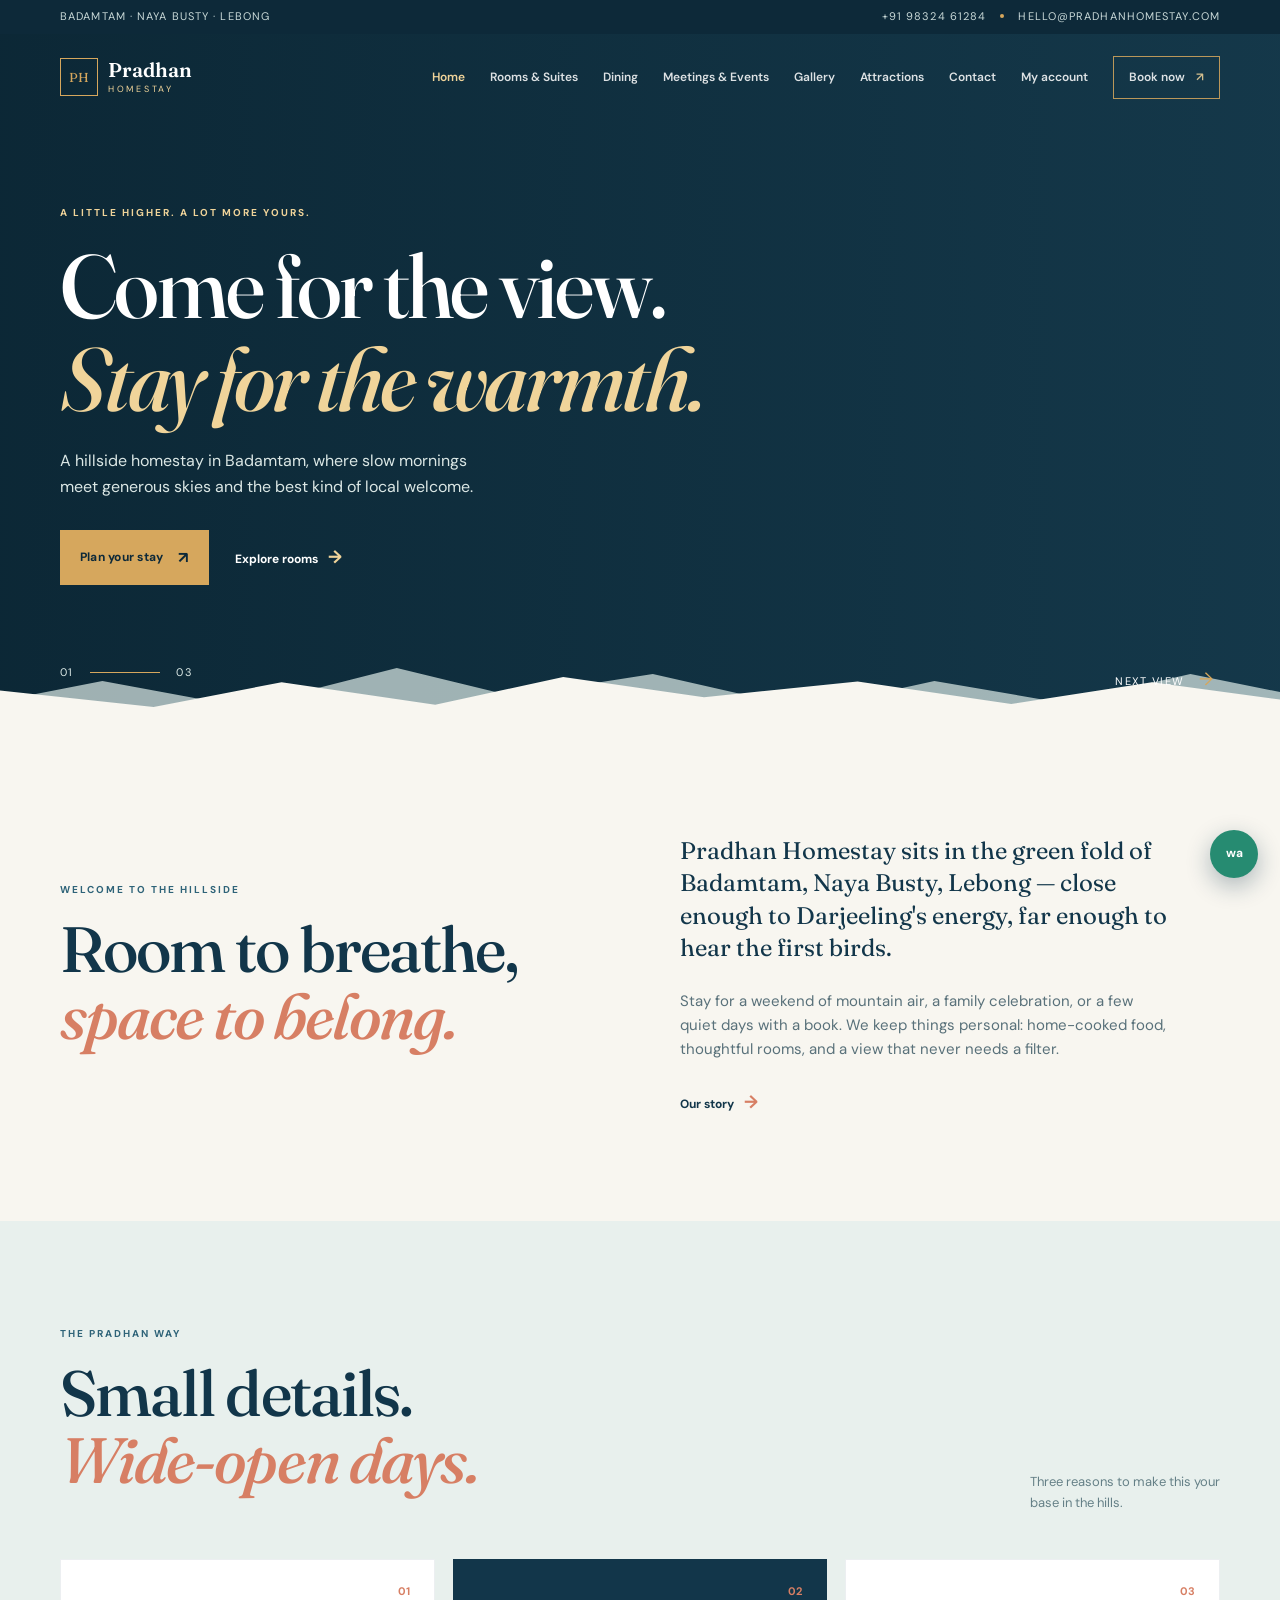
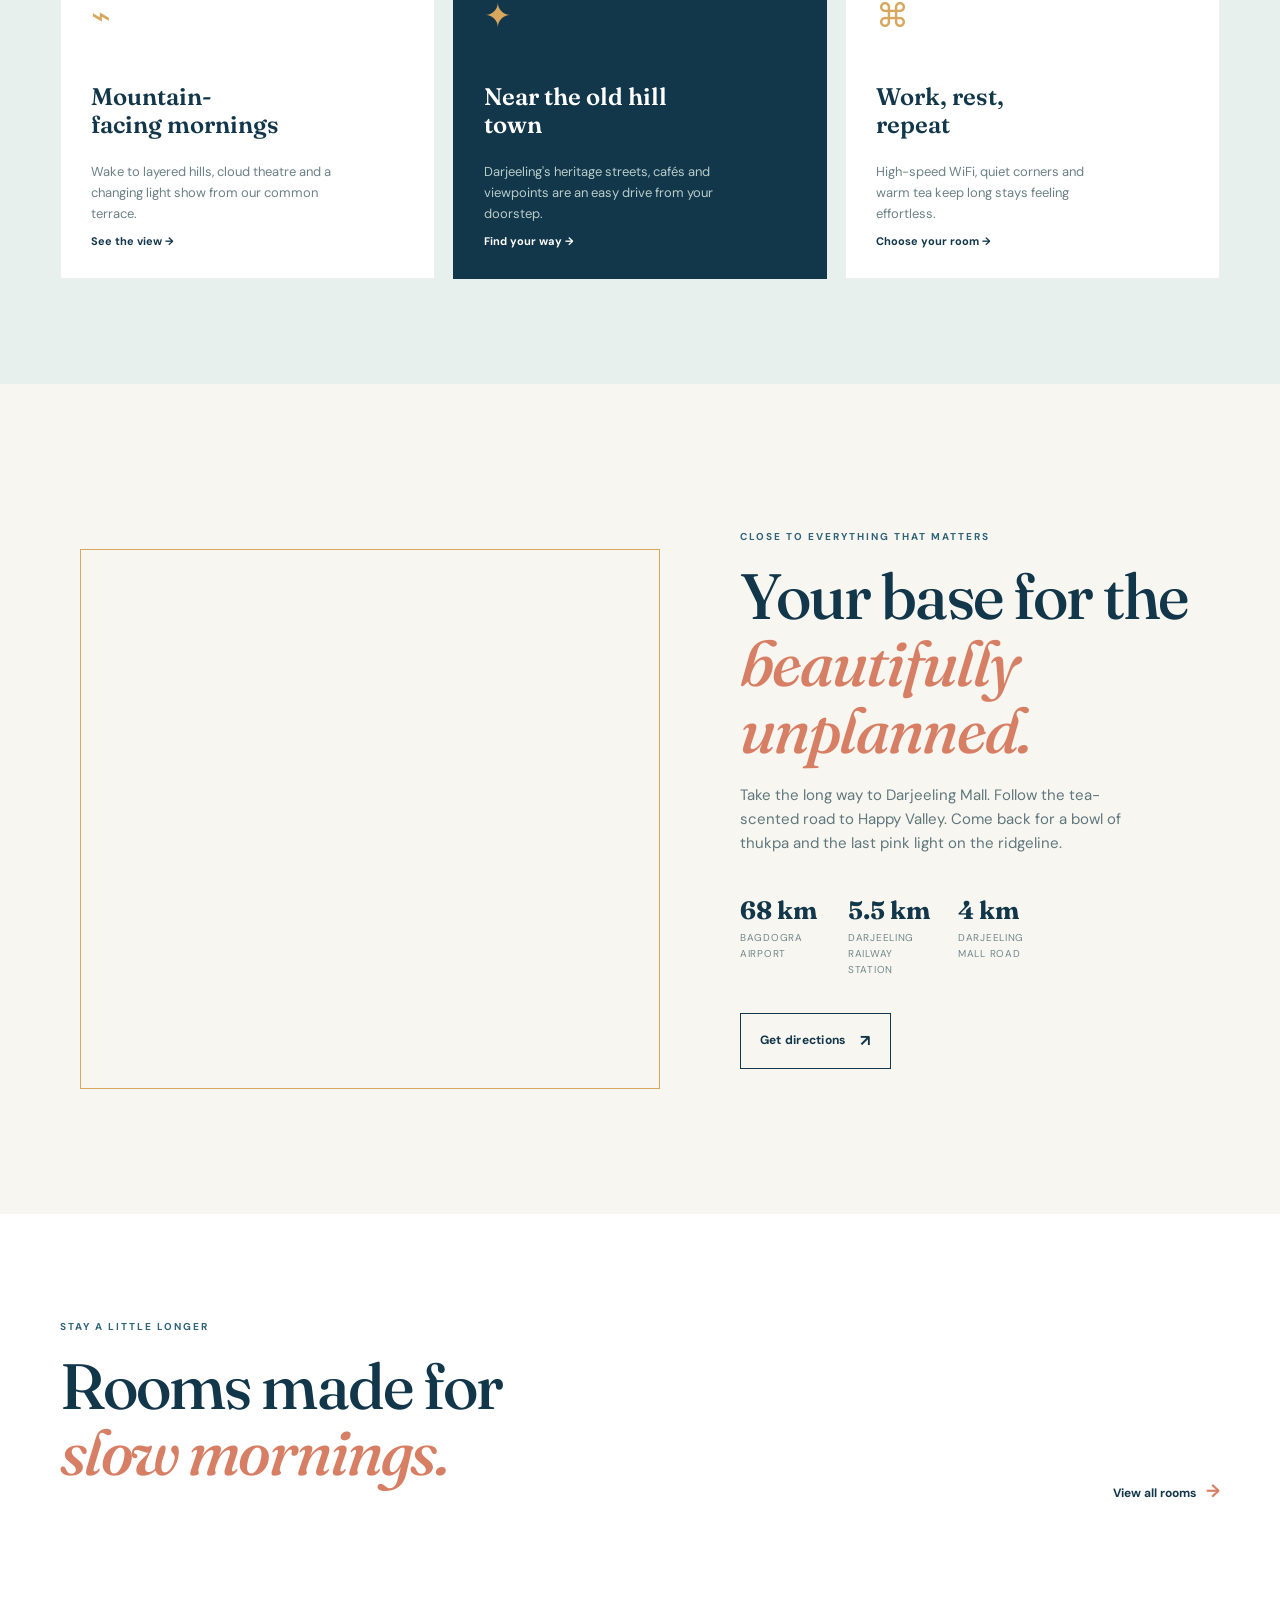
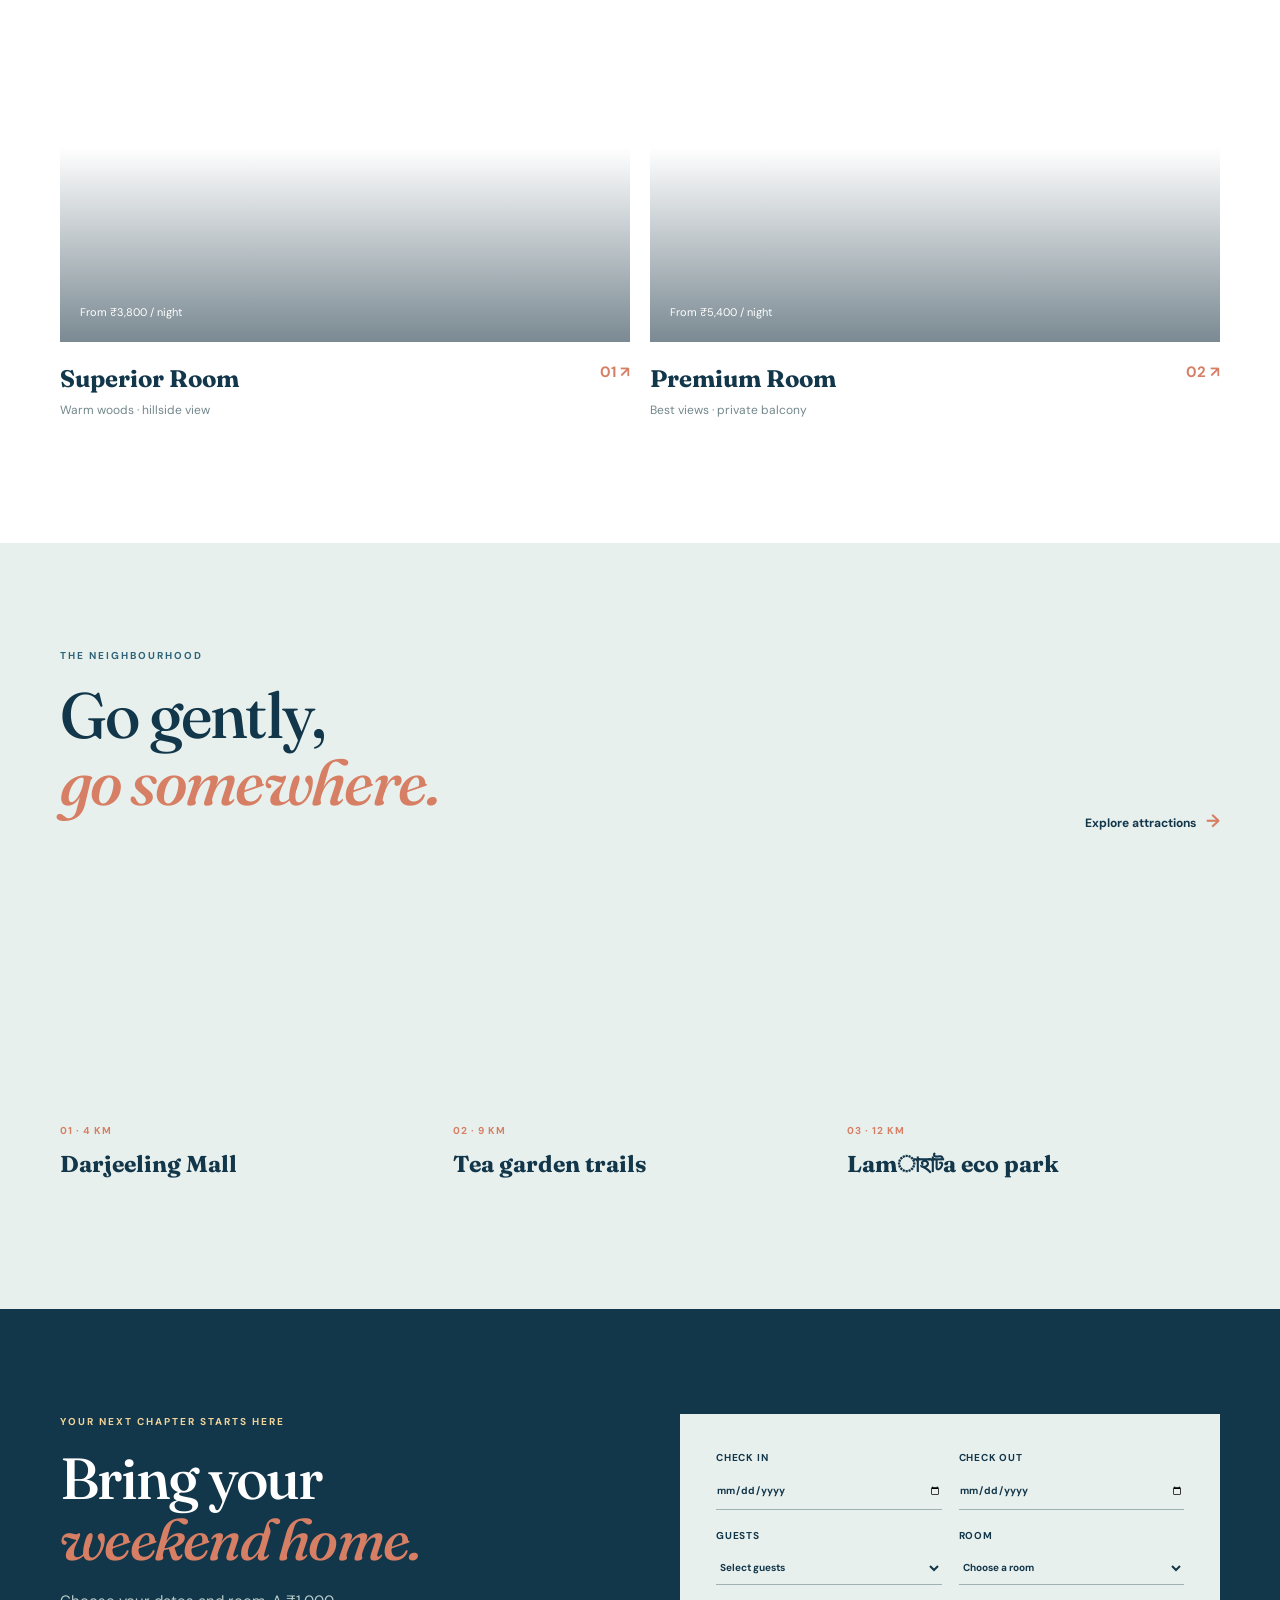
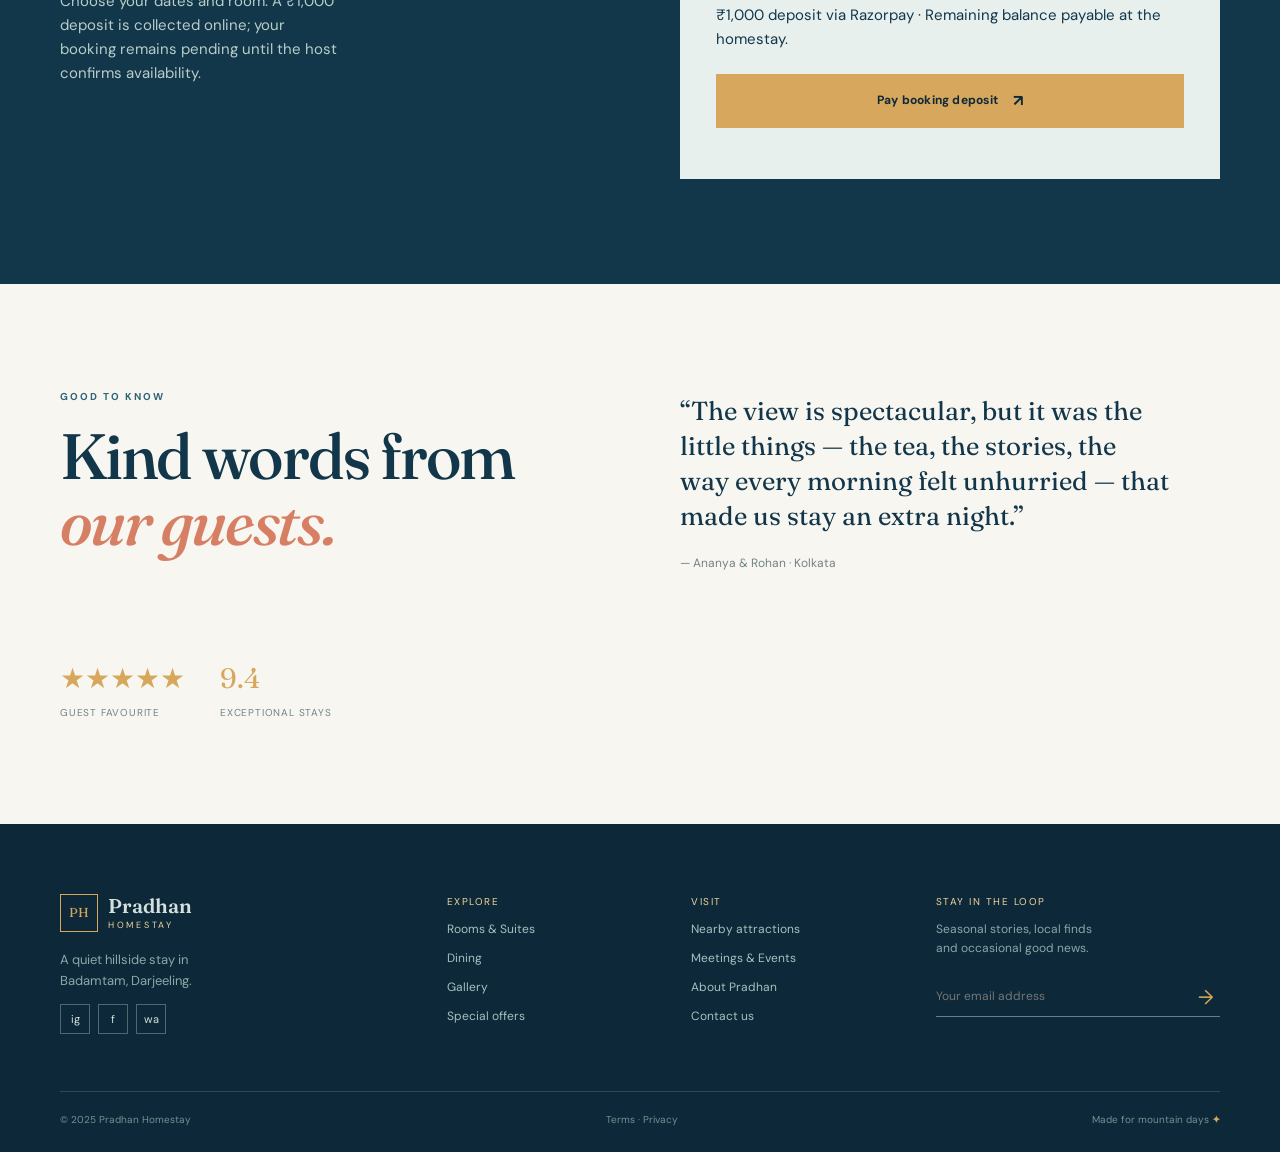
<file: index.html>
<!doctype html>
<html lang="en">
<head>
  <meta charset="UTF-8">
  <meta name="viewport" content="width=device-width, initial-scale=1.0">
  <meta name="description" content="Pradhan Homestay is a warm mountain stay in Badamtam, Naya Busty, Lebong, Darjeeling with thoughtful rooms, local food and wide Himalayan views.">
  <meta name="theme-color" content="#12364a">
  <title>Pradhan Homestay | A quiet stay above Darjeeling</title>
  <link rel="preconnect" href="https://fonts.googleapis.com">
  <link rel="preconnect" href="https://fonts.gstatic.com" crossorigin>
  <link href="https://fonts.googleapis.com/css2?family=DM+Sans:wght@400;500;600;700&family=Fraunces:opsz,wght@9..144,500;9..144,600;9..144,700&display=swap" rel="stylesheet">
  <link rel="stylesheet" href="styles.css">
  <script defer src="script.js"></script>
  <script type="module" src="booking.js"></script>
</head>
<body>
  <a class="skip-link" href="#main-content">Skip to content</a>
  <header class="site-header" data-header>
    <div class="topbar"><div class="container topbar-inner"><span>Badamtam · Naya Busty · Lebong</span><span>+91 98324 61284 <i></i> hello@pradhanhomestay.com</span></div></div>
    <div class="container nav-wrap">
      <a class="brand" href="index.html" aria-label="Pradhan Homestay home"><span class="brand-mark">PH</span><span><b>Pradhan</b><small>Homestay</small></span></a>
      <button class="menu-toggle" aria-label="Open navigation" aria-expanded="false" data-menu-toggle><span></span><span></span></button>
      <nav class="site-nav" data-nav>
        <a class="active" href="index.html">Home</a><a href="rooms.html">Rooms & Suites</a><a href="dining.html">Dining</a><a href="events.html">Meetings & Events</a><a href="gallery.html">Gallery</a><a href="attractions.html">Attractions</a><a href="contact.html">Contact</a><a class="nav-cta" href="#booking">Book now <span>↗</span></a>
      </nav>
    </div>
  </header>

  <main id="main-content">
    <section class="hero" data-hero-slider>
      <div class="hero-image hero-image-one is-active"></div><div class="hero-image hero-image-two"></div><div class="hero-image hero-image-three"></div>
      <div class="hero-paper hero-paper-back"></div><div class="hero-paper hero-paper-front"></div>
      <div class="container hero-content"><p class="eyebrow light">A little higher. A lot more yours.</p><h1>Come for the view.<br><em>Stay for the warmth.</em></h1><p class="hero-copy">A hillside homestay in Badamtam, where slow mornings meet generous skies and the best kind of local welcome.</p><div class="button-row"><a class="button button-gold" href="#booking">Plan your stay <span>↗</span></a><a class="text-link light" href="rooms.html">Explore rooms <span>→</span></a></div></div>
      <div class="container hero-meta"><span>01 <i></i> 03</span><button aria-label="Next hero image" data-next-slide>Next view <span>→</span></button></div>
    </section>

    <section class="intro section-pad"><div class="container intro-grid"><div><p class="eyebrow">Welcome to the hillside</p><h2>Room to breathe,<br><em>space to belong.</em></h2></div><div class="intro-copy"><p class="lead">Pradhan Homestay sits in the green fold of Badamtam, Naya Busty, Lebong — close enough to Darjeeling's energy, far enough to hear the first birds.</p><p>Stay for a weekend of mountain air, a family celebration, or a few quiet days with a book. We keep things personal: home-cooked food, thoughtful rooms, and a view that never needs a filter.</p><a class="text-link" href="about.html">Our story <span>→</span></a></div></div></section>

    <section class="feature-band section-pad"><div class="container"><div class="section-heading"><div><p class="eyebrow">The Pradhan way</p><h2>Small details.<br><em>Wide-open days.</em></h2></div><p class="section-note">Three reasons to make this your base in the hills.</p></div><div class="feature-grid"><article class="feature-card"><span class="feature-number">01</span><div class="feature-icon">⌁</div><h3>Mountain-facing mornings</h3><p>Wake to layered hills, cloud theatre and a changing light show from our common terrace.</p><a href="gallery.html">See the view →</a></article><article class="feature-card feature-card-dark"><span class="feature-number">02</span><div class="feature-icon">✦</div><h3>Near the old hill town</h3><p>Darjeeling's heritage streets, cafés and viewpoints are an easy drive from your doorstep.</p><a href="attractions.html">Find your way →</a></article><article class="feature-card"><span class="feature-number">03</span><div class="feature-icon">⌘</div><h3>Work, rest, repeat</h3><p>High-speed WiFi, quiet corners and warm tea keep long stays feeling effortless.</p><a href="rooms.html">Choose your room →</a></article></div></div></section>

    <section class="split-story section-pad"><div class="container split-grid"><div class="story-image image-view" role="img" aria-label="Mountain valley at sunrise"></div><div class="story-content"><p class="eyebrow">Close to everything that matters</p><h2>Your base for the <em>beautifully unplanned.</em></h2><p>Take the long way to Darjeeling Mall. Follow the tea-scented road to Happy Valley. Come back for a bowl of thukpa and the last pink light on the ridgeline.</p><div class="distance-list"><div><strong>68 km</strong><span>Bagdogra Airport</span></div><div><strong>5.5 km</strong><span>Darjeeling Railway Station</span></div><div><strong>4 km</strong><span>Darjeeling Mall Road</span></div></div><a class="button button-outline" href="contact.html">Get directions <span>↗</span></a></div></div></section>

    <section class="stay-section section-pad"><div class="container"><div class="section-heading"><div><p class="eyebrow">Stay a little longer</p><h2>Rooms made for<br><em>slow mornings.</em></h2></div><a class="text-link" href="rooms.html">View all rooms <span>→</span></a></div><div class="room-preview-grid"><a class="room-preview" href="rooms.html"><div class="room-photo room-photo-one"><span>From ₹3,800 / night</span></div><div class="room-info"><div><h3>Superior Room</h3><p>Warm woods · hillside view</p></div><span>01 ↗</span></div></a><a class="room-preview" href="rooms.html"><div class="room-photo room-photo-two"><span>From ₹5,400 / night</span></div><div class="room-info"><div><h3>Premium Room</h3><p>Best views · private balcony</p></div><span>02 ↗</span></div></a></div></div></section>

    <section class="attractions-strip section-pad"><div class="container"><div class="section-heading"><div><p class="eyebrow">The neighbourhood</p><h2>Go gently,<br><em>go somewhere.</em></h2></div><a class="text-link" href="attractions.html">Explore attractions <span>→</span></a></div><div class="attraction-row"><article><div class="attraction-image attraction-one"></div><div><span>01 · 4 km</span><h3>Darjeeling Mall</h3></div></article><article><div class="attraction-image attraction-two"></div><div><span>02 · 9 km</span><h3>Tea garden trails</h3></div></article><article><div class="attraction-image attraction-three"></div><div><span>03 · 12 km</span><h3>Lamাহাটa eco park</h3></div></article></div></div></section>

    <section class="booking-section section-pad" id="booking"><div class="container booking-grid"><div><p class="eyebrow light">Your next chapter starts here</p><h2>Bring your<br><em>weekend home.</em></h2><p>Choose your dates and room. A ₹1,000 deposit is collected online; your booking remains pending until the host confirms availability.</p></div><form class="booking-form" data-booking-form><div class="form-row"><label>Check in<input type="date" required></label><label>Check out<input type="date" required></label></div><div class="form-row"><label>Guests<select required><option value="">Select guests</option><option value="1 guest">1 guest</option><option value="2 guests">2 guests</option><option value="3+ guests">3+ guests</option></select></label><label>Room<select required><option value="">Choose a room</option><option>Superior Room</option><option>Deluxe Room</option><option>Premium Room</option><option>Suite</option></select></label></div><p class="booking-payment-note">₹1,000 deposit via Razorpay · Remaining balance payable at the homestay.</p><button class="button button-gold" type="submit">Pay booking deposit <span>↗</span></button><p class="form-message" aria-live="polite"></p></form></div></section>

    <section class="trust-section section-pad"><div class="container trust-grid"><div><p class="eyebrow">Good to know</p><h2>Kind words from<br><em>our guests.</em></h2></div><blockquote>“The view is spectacular, but it was the little things — the tea, the stories, the way every morning felt unhurried — that made us stay an extra night.”<cite>— Ananya & Rohan · Kolkata</cite></blockquote><div class="trust-badges"><span>★★★★★<small>Guest favourite</small></span><span>9.4<small>Exceptional stays</small></span></div></div></section>
  </main>
  <footer class="site-footer"><div class="container footer-grid"><div><a class="brand footer-brand" href="index.html"><span class="brand-mark">PH</span><span><b>Pradhan</b><small>Homestay</small></span></a><p>A quiet hillside stay in<br>Badamtam, Darjeeling.</p><div class="socials"><a href="#" aria-label="Instagram">ig</a><a href="#" aria-label="Facebook">f</a><a href="#" aria-label="WhatsApp">wa</a></div></div><div><p class="footer-label">Explore</p><a href="rooms.html">Rooms & Suites</a><a href="dining.html">Dining</a><a href="gallery.html">Gallery</a><a href="offers.html">Special offers</a></div><div><p class="footer-label">Visit</p><a href="attractions.html">Nearby attractions</a><a href="events.html">Meetings & Events</a><a href="about.html">About Pradhan</a><a href="contact.html">Contact us</a></div><div><p class="footer-label">Stay in the loop</p><p class="footer-small">Seasonal stories, local finds<br>and occasional good news.</p><form class="newsletter" data-demo-form><input type="email" placeholder="Your email address" aria-label="Your email address" required><button aria-label="Subscribe">→</button></form></div></div><div class="container footer-bottom"><span>© 2025 Pradhan Homestay</span><span><a href="terms.html">Terms</a> · <a href="privacy.html">Privacy</a></span><span>Made for mountain days <b>✦</b></span></div></footer><a class="whatsapp" href="https://wa.me/919832461284" target="_blank" rel="noreferrer" aria-label="Chat on WhatsApp">wa</a>
</body>
</html>
</file>
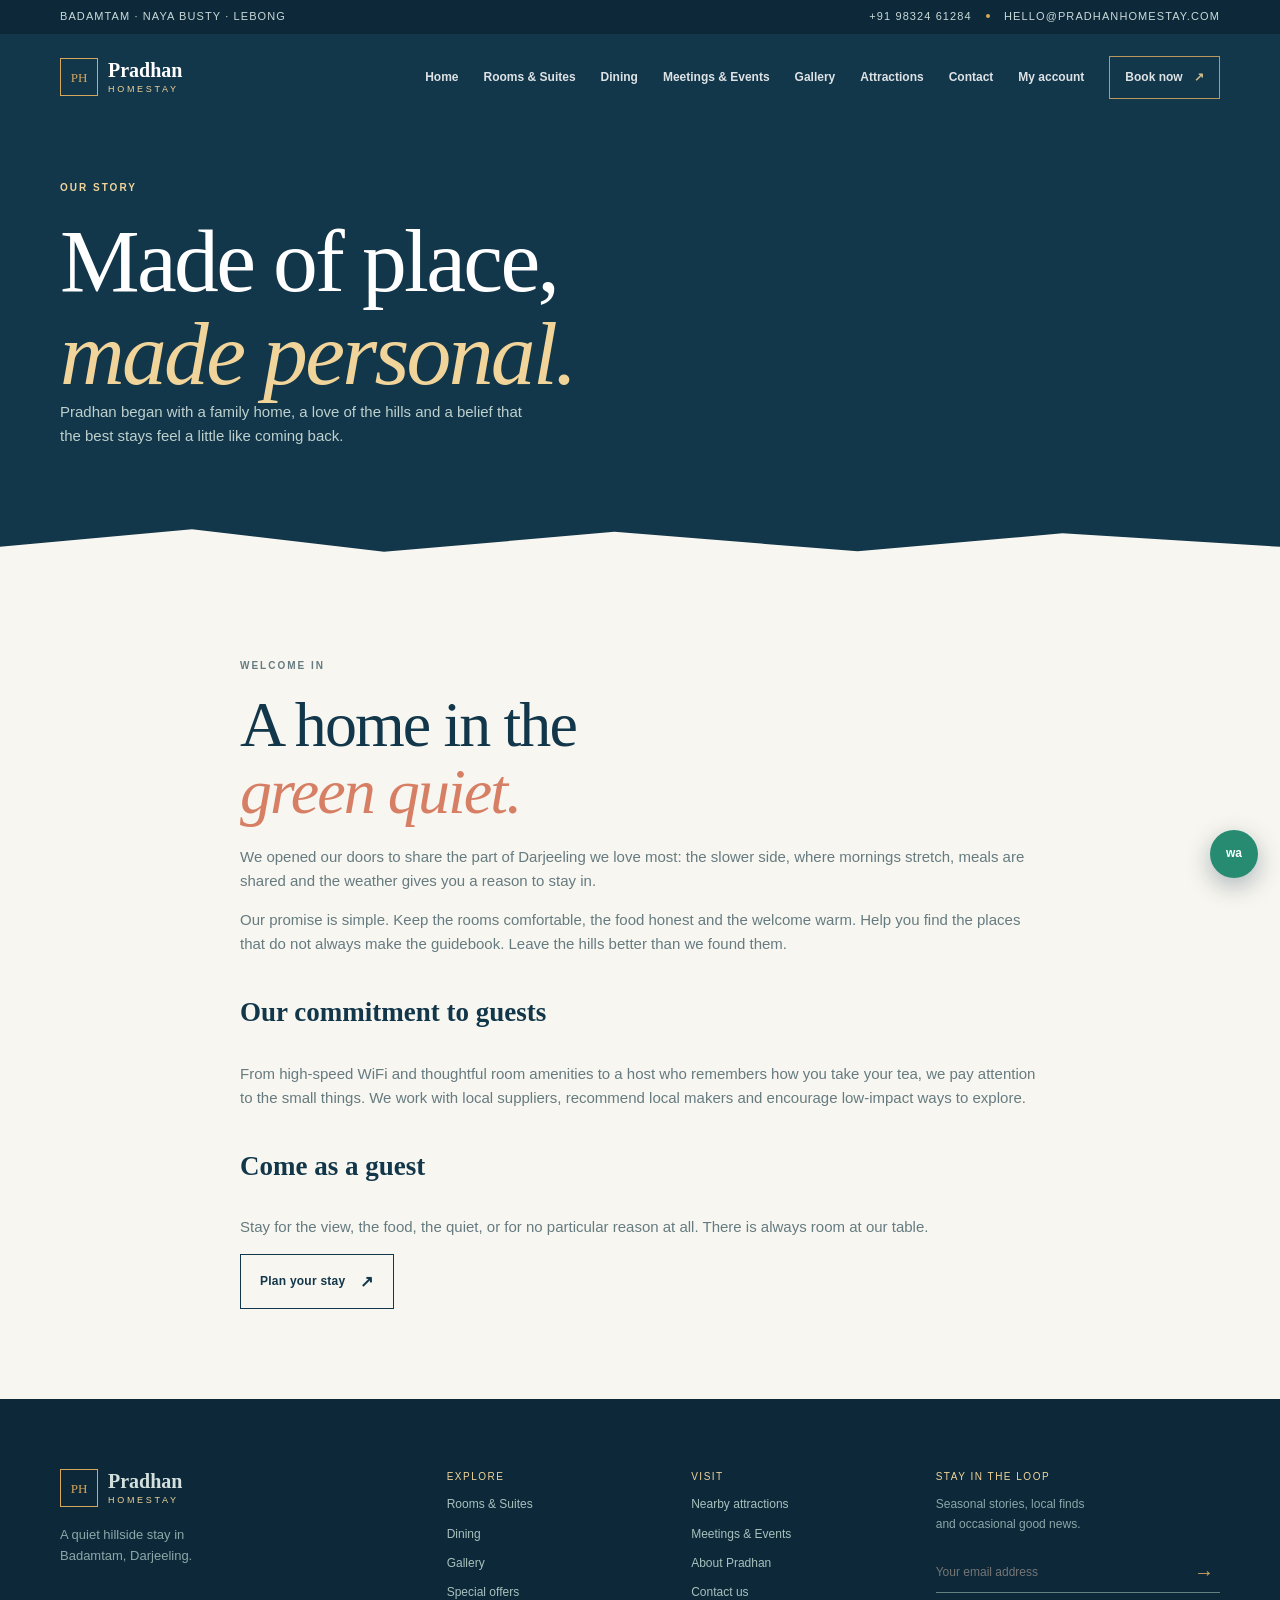
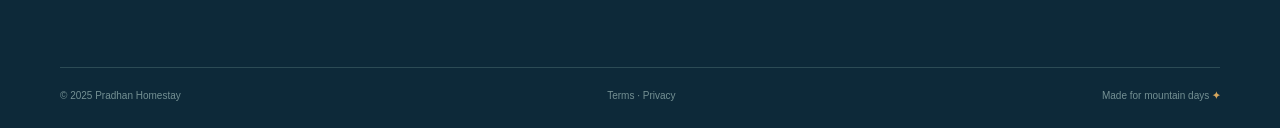
<file: about.html>
<!doctype html><html lang="en"><head><meta charset="UTF-8"><meta name="viewport" content="width=device-width,initial-scale=1"><meta name="description" content="The story and hospitality philosophy of Pradhan Homestay."><title>About Us | Pradhan Homestay</title><link rel="stylesheet" href="styles.css"><script defer src="script.js"></script></head><body><header class="site-header" data-header><div class="topbar"><div class="container topbar-inner"><span>Badamtam · Naya Busty · Lebong</span><span>+91 98324 61284 <i></i> hello@pradhanhomestay.com</span></div></div><div class="container nav-wrap"><a class="brand" href="index.html"><span class="brand-mark">PH</span><span><b>Pradhan</b><small>Homestay</small></span></a><button class="menu-toggle" aria-label="Open navigation" aria-expanded="false" data-menu-toggle><span></span><span></span></button><nav class="site-nav" data-nav><a href="index.html">Home</a><a href="rooms.html">Rooms & Suites</a><a href="dining.html">Dining</a><a href="events.html">Meetings & Events</a><a href="gallery.html">Gallery</a><a href="attractions.html">Attractions</a><a href="contact.html">Contact</a><a class="nav-cta" href="index.html#booking">Book now <span>↗</span></a></nav></div></header><main><section class="page-hero"><div class="container"><p class="eyebrow light">Our story</p><h1>Made of place,<br><em>made personal.</em></h1><p>Pradhan began with a family home, a love of the hills and a belief that the best stays feel a little like coming back.</p></div></section><section class="content-section"><div class="container text-page"><p class="eyebrow">Welcome in</p><h2>A home in the<br><em>green quiet.</em></h2><p>We opened our doors to share the part of Darjeeling we love most: the slower side, where mornings stretch, meals are shared and the weather gives you a reason to stay in.</p><p>Our promise is simple. Keep the rooms comfortable, the food honest and the welcome warm. Help you find the places that do not always make the guidebook. Leave the hills better than we found them.</p><h3>Our commitment to guests</h3><p>From high-speed WiFi and thoughtful room amenities to a host who remembers how you take your tea, we pay attention to the small things. We work with local suppliers, recommend local makers and encourage low-impact ways to explore.</p><h3>Come as a guest</h3><p>Stay for the view, the food, the quiet, or for no particular reason at all. There is always room at our table.</p><a class="button button-outline" href="contact.html">Plan your stay <span>↗</span></a></div></section></main><footer class="site-footer"><div class="container footer-grid"><div><a class="brand footer-brand" href="index.html"><span class="brand-mark">PH</span><span><b>Pradhan</b><small>Homestay</small></span></a><p>A quiet hillside stay in<br>Badamtam, Darjeeling.</p></div><div><p class="footer-label">Explore</p><a href="rooms.html">Rooms & Suites</a><a href="dining.html">Dining</a><a href="gallery.html">Gallery</a><a href="offers.html">Special offers</a></div><div><p class="footer-label">Visit</p><a href="attractions.html">Nearby attractions</a><a href="events.html">Meetings & Events</a><a href="about.html">About Pradhan</a><a href="contact.html">Contact us</a></div><div><p class="footer-label">Stay in the loop</p><p class="footer-small">Seasonal stories, local finds<br>and occasional good news.</p><form class="newsletter" data-demo-form><input type="email" placeholder="Your email address" required><button>→</button></form></div></div><div class="container footer-bottom"><span>© 2025 Pradhan Homestay</span><span><a href="terms.html">Terms</a> · <a href="privacy.html">Privacy</a></span><span>Made for mountain days <b>✦</b></span></div></footer><a class="whatsapp" href="https://wa.me/919832461284">wa</a></body></html>
</file>
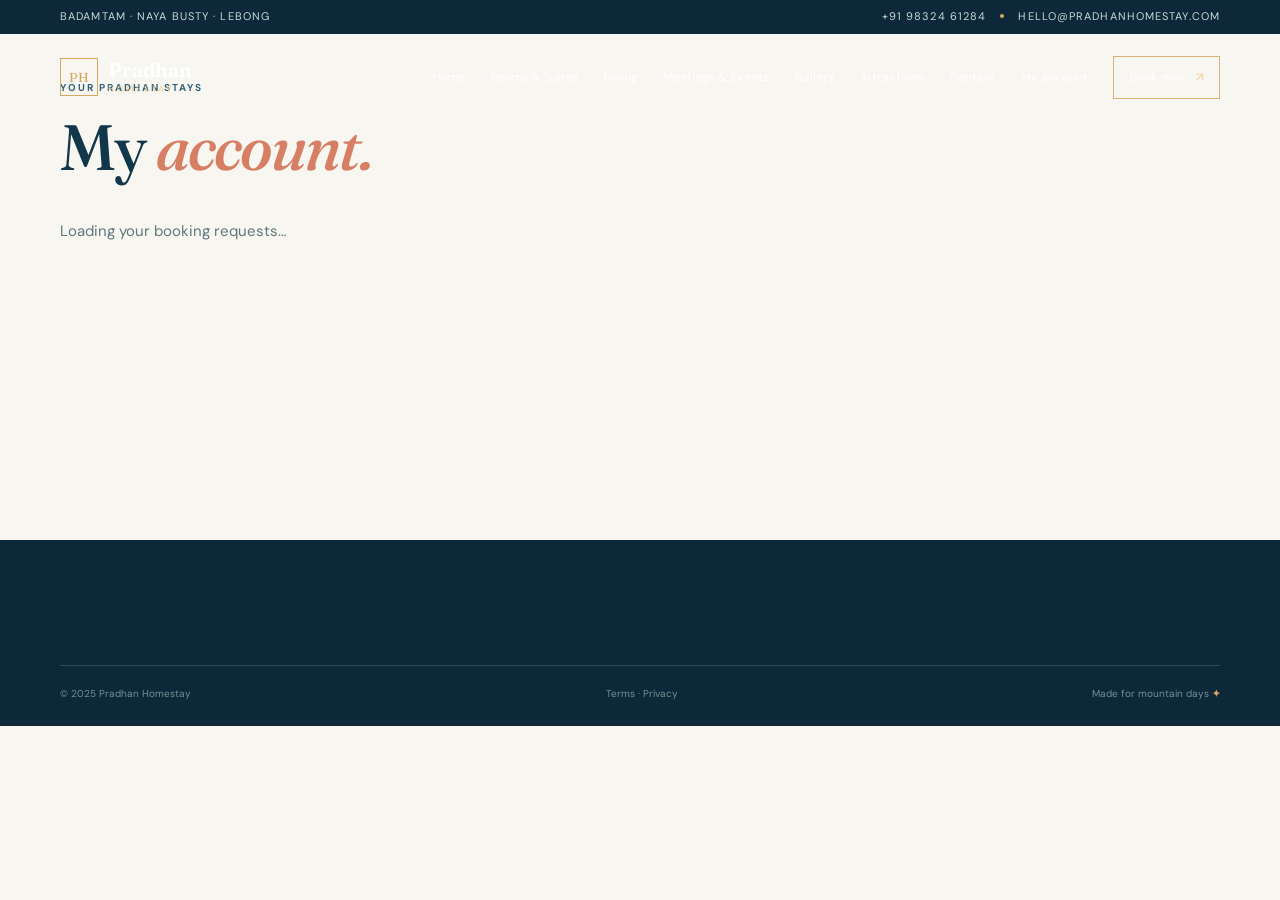
<file: account.html>
<!doctype html>
<html lang="en">
<head>
  <meta charset="UTF-8">
  <meta name="viewport" content="width=device-width, initial-scale=1.0">
  <meta name="description" content="View your Pradhan Homestay booking requests.">
  <meta name="theme-color" content="#12364a">
  <title>My account | Pradhan Homestay</title>
  <link rel="preconnect" href="https://fonts.googleapis.com">
  <link rel="preconnect" href="https://fonts.gstatic.com" crossorigin>
  <link href="https://fonts.googleapis.com/css2?family=DM+Sans:wght@400;500;600;700&family=Fraunces:opsz,wght@9..144,500;9..144,600;9..144,700&display=swap" rel="stylesheet">
  <link rel="stylesheet" href="styles.css">
  <link rel="stylesheet" href="auth.css">
  <script defer src="script.js"></script>
</head>
<body>
  <header class="site-header" data-header>
    <div class="topbar"><div class="container topbar-inner"><span>Badamtam · Naya Busty · Lebong</span><span>+91 98324 61284 <i></i> hello@pradhanhomestay.com</span></div></div>
    <div class="container nav-wrap">
      <a class="brand" href="index.html" aria-label="Pradhan Homestay home"><span class="brand-mark">PH</span><span><b>Pradhan</b><small>Homestay</small></span></a>
      <button class="menu-toggle" aria-label="Open navigation" aria-expanded="false" data-menu-toggle><span></span><span></span></button>
      <nav class="site-nav" data-nav><a href="index.html">Home</a><a href="rooms.html">Rooms & Suites</a><a href="dining.html">Dining</a><a href="events.html">Meetings & Events</a><a href="gallery.html">Gallery</a><a href="attractions.html">Attractions</a><a href="contact.html">Contact</a><a class="nav-cta" href="index.html#booking">Book now <span>↗</span></a></nav>
    </div>
  </header>
  <main class="account-main">
    <div class="container">
      <div class="account-heading">
        <div><p class="eyebrow">Your Pradhan stays</p><h1>My <em>account.</em></h1></div>
        <button class="button button-outline" type="button" data-sign-out hidden>Sign out</button>
      </div>
      <p class="account-message" data-account-message aria-live="polite">Loading your booking requests…</p>
      <div class="account-list" data-account-list></div>
    </div>
  </main>
  <footer class="site-footer"><div class="container footer-bottom"><span>© 2025 Pradhan Homestay</span><span><a href="terms.html">Terms</a> · <a href="privacy.html">Privacy</a></span><span>Made for mountain days <b>✦</b></span></div></footer>
  <script type="module" src="account.js"></script>
</body>
</html>
</file>
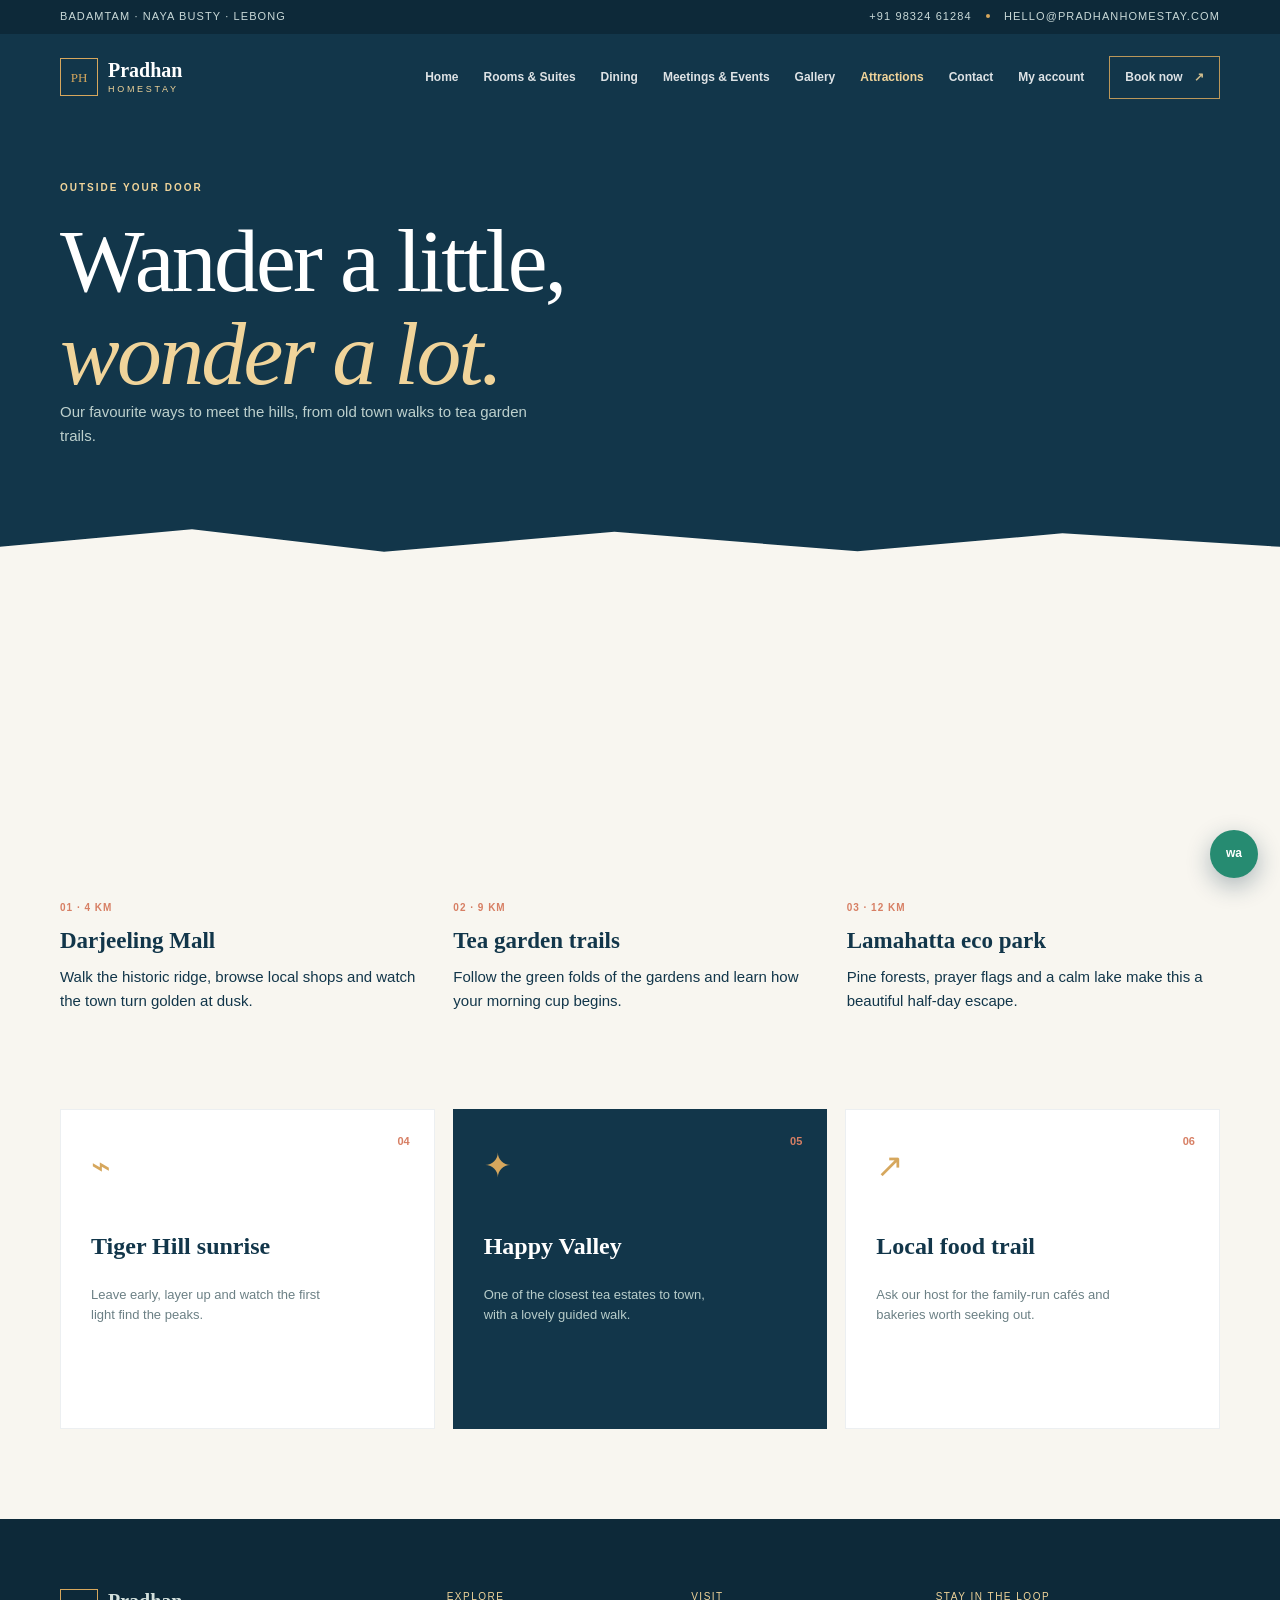
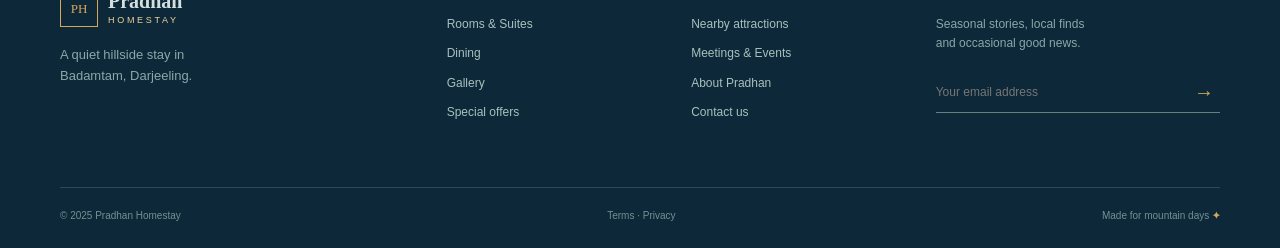
<file: attractions.html>
<!doctype html><html lang="en"><head><meta charset="UTF-8"><meta name="viewport" content="width=device-width,initial-scale=1"><meta name="description" content="Things to do and attractions near Pradhan Homestay."><title>Attractions | Pradhan Homestay</title><link rel="stylesheet" href="styles.css"><script defer src="script.js"></script></head><body><header class="site-header" data-header><div class="topbar"><div class="container topbar-inner"><span>Badamtam · Naya Busty · Lebong</span><span>+91 98324 61284 <i></i> hello@pradhanhomestay.com</span></div></div><div class="container nav-wrap"><a class="brand" href="index.html"><span class="brand-mark">PH</span><span><b>Pradhan</b><small>Homestay</small></span></a><button class="menu-toggle" aria-label="Open navigation" aria-expanded="false" data-menu-toggle><span></span><span></span></button><nav class="site-nav" data-nav><a href="index.html">Home</a><a href="rooms.html">Rooms & Suites</a><a href="dining.html">Dining</a><a href="events.html">Meetings & Events</a><a href="gallery.html">Gallery</a><a class="active" href="attractions.html">Attractions</a><a href="contact.html">Contact</a><a class="nav-cta" href="index.html#booking">Book now <span>↗</span></a></nav></div></header><main><section class="page-hero"><div class="container"><p class="eyebrow light">Outside your door</p><h1>Wander a little,<br><em>wonder a lot.</em></h1><p>Our favourite ways to meet the hills, from old town walks to tea garden trails.</p></div></section><section class="content-section"><div class="container"><div class="attraction-row"><article><div class="attraction-image attraction-one"></div><div><span>01 · 4 km</span><h3>Darjeeling Mall</h3><p>Walk the historic ridge, browse local shops and watch the town turn golden at dusk.</p></div></article><article><div class="attraction-image attraction-two"></div><div><span>02 · 9 km</span><h3>Tea garden trails</h3><p>Follow the green folds of the gardens and learn how your morning cup begins.</p></div></article><article><div class="attraction-image attraction-three"></div><div><span>03 · 12 km</span><h3>Lamahatta eco park</h3><p>Pine forests, prayer flags and a calm lake make this a beautiful half-day escape.</p></div></article></div><div class="feature-grid" style="margin-top:65px"><article class="feature-card"><span class="feature-number">04</span><div class="feature-icon">⌁</div><h3>Tiger Hill sunrise</h3><p>Leave early, layer up and watch the first light find the peaks.</p></article><article class="feature-card feature-card-dark"><span class="feature-number">05</span><div class="feature-icon">✦</div><h3>Happy Valley</h3><p>One of the closest tea estates to town, with a lovely guided walk.</p></article><article class="feature-card"><span class="feature-number">06</span><div class="feature-icon">↗</div><h3>Local food trail</h3><p>Ask our host for the family-run cafés and bakeries worth seeking out.</p></article></div></div></section></main><footer class="site-footer"><div class="container footer-grid"><div><a class="brand footer-brand" href="index.html"><span class="brand-mark">PH</span><span><b>Pradhan</b><small>Homestay</small></span></a><p>A quiet hillside stay in<br>Badamtam, Darjeeling.</p></div><div><p class="footer-label">Explore</p><a href="rooms.html">Rooms & Suites</a><a href="dining.html">Dining</a><a href="gallery.html">Gallery</a><a href="offers.html">Special offers</a></div><div><p class="footer-label">Visit</p><a href="attractions.html">Nearby attractions</a><a href="events.html">Meetings & Events</a><a href="about.html">About Pradhan</a><a href="contact.html">Contact us</a></div><div><p class="footer-label">Stay in the loop</p><p class="footer-small">Seasonal stories, local finds<br>and occasional good news.</p><form class="newsletter" data-demo-form><input type="email" placeholder="Your email address" required><button>→</button></form></div></div><div class="container footer-bottom"><span>© 2025 Pradhan Homestay</span><span><a href="terms.html">Terms</a> · <a href="privacy.html">Privacy</a></span><span>Made for mountain days <b>✦</b></span></div></footer><a class="whatsapp" href="https://wa.me/919832461284">wa</a></body></html>
</file>
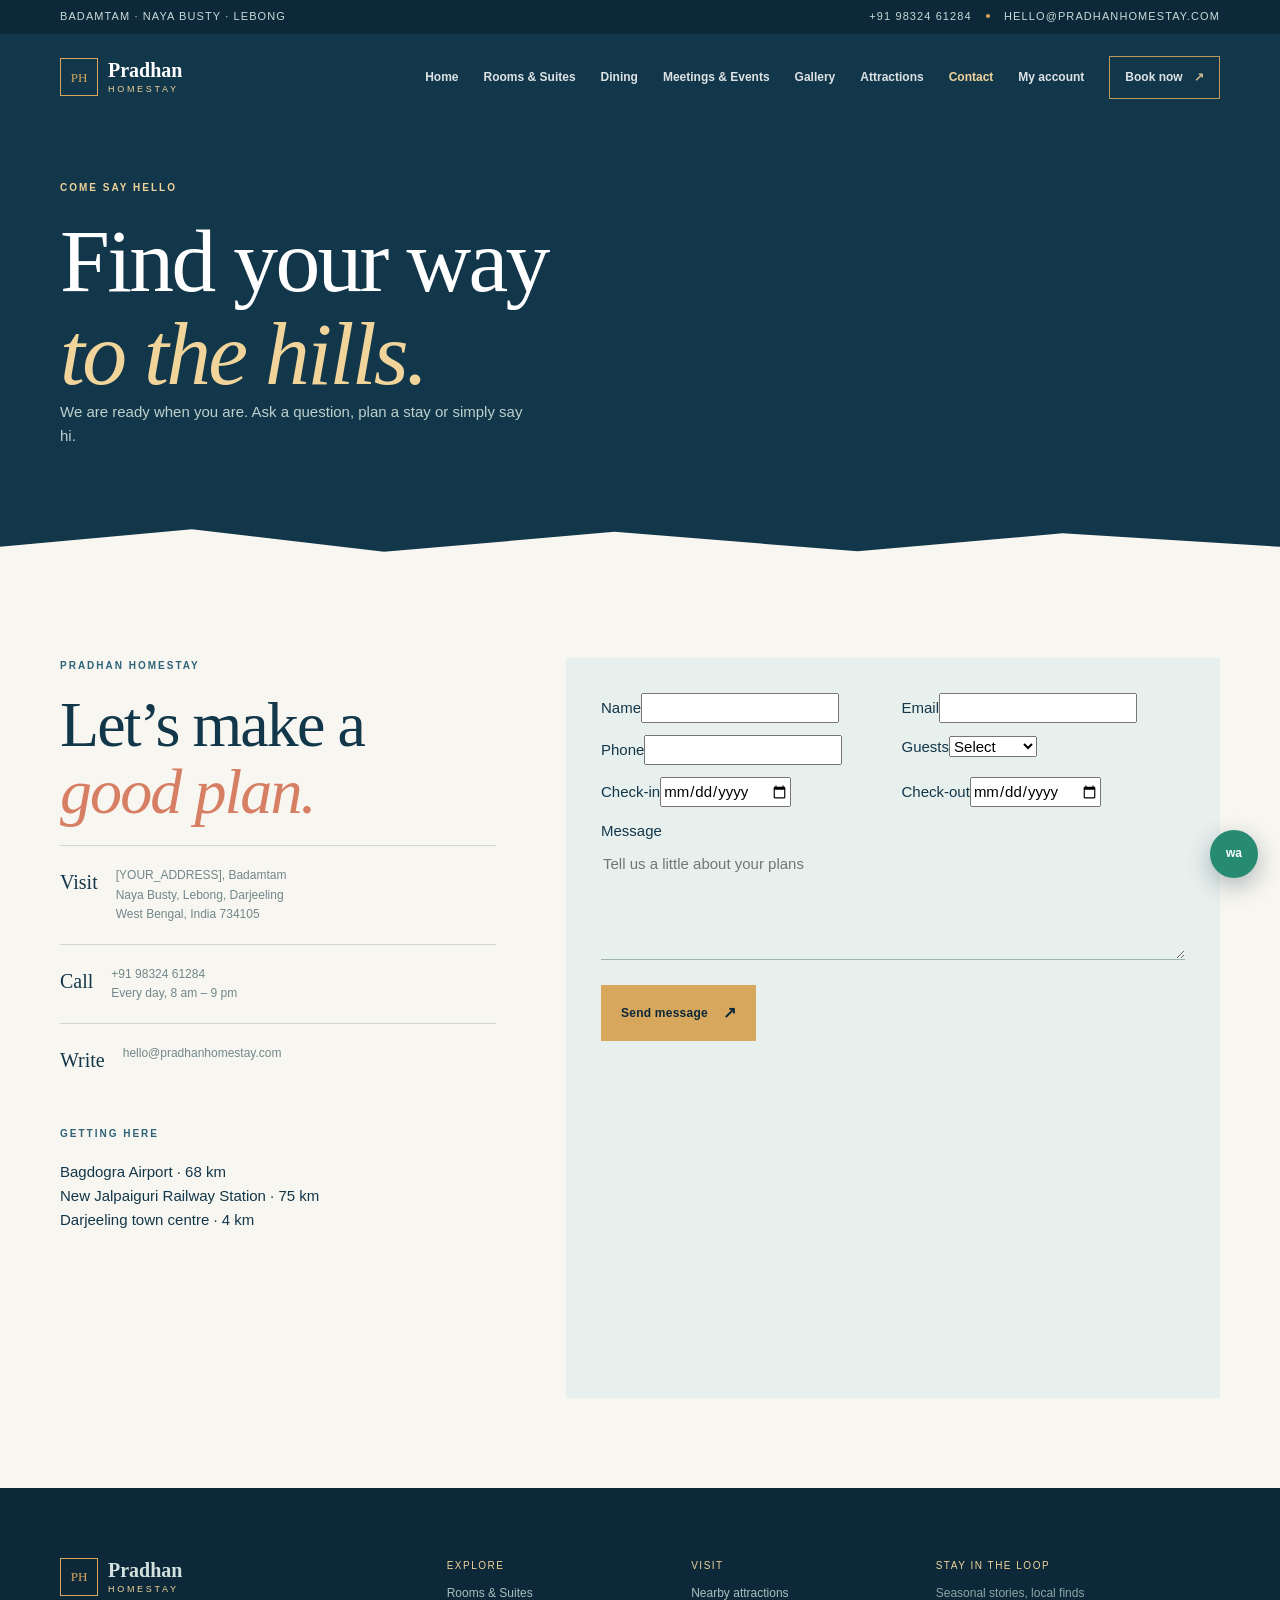
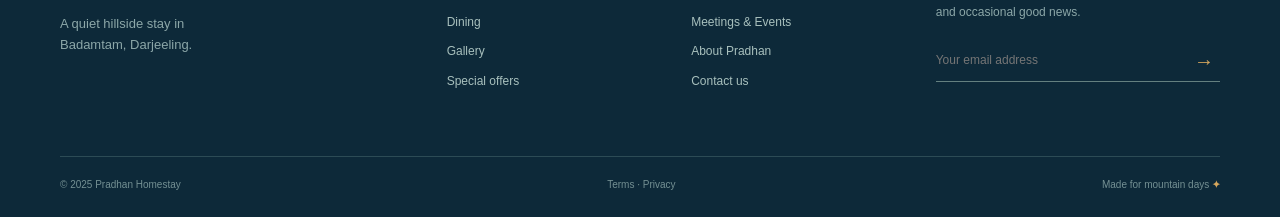
<file: contact.html>
<!doctype html><html lang="en"><head><meta charset="UTF-8"><meta name="viewport" content="width=device-width,initial-scale=1"><meta name="description" content="Contact Pradhan Homestay in Badamtam, Darjeeling."><title>Contact | Pradhan Homestay</title><link rel="stylesheet" href="styles.css"><script defer src="script.js"></script></head><body><header class="site-header" data-header><div class="topbar"><div class="container topbar-inner"><span>Badamtam · Naya Busty · Lebong</span><span>+91 98324 61284 <i></i> hello@pradhanhomestay.com</span></div></div><div class="container nav-wrap"><a class="brand" href="index.html"><span class="brand-mark">PH</span><span><b>Pradhan</b><small>Homestay</small></span></a><button class="menu-toggle" aria-label="Open navigation" aria-expanded="false" data-menu-toggle><span></span><span></span></button><nav class="site-nav" data-nav><a href="index.html">Home</a><a href="rooms.html">Rooms & Suites</a><a href="dining.html">Dining</a><a href="events.html">Meetings & Events</a><a href="gallery.html">Gallery</a><a href="attractions.html">Attractions</a><a class="active" href="contact.html">Contact</a><a class="nav-cta" href="index.html#booking">Book now <span>↗</span></a></nav></div></header><main><section class="page-hero"><div class="container"><p class="eyebrow light">Come say hello</p><h1>Find your way<br><em>to the hills.</em></h1><p>We are ready when you are. Ask a question, plan a stay or simply say hi.</p></div></section><section class="content-section"><div class="container"><div class="contact-grid"><div><p class="eyebrow">Pradhan Homestay</p><h2>Let’s make a<br><em>good plan.</em></h2><div class="contact-detail"><strong>Visit</strong><div><span>[YOUR_ADDRESS], Badamtam</span><span>Naya Busty, Lebong, Darjeeling</span><span>West Bengal, India 734105</span></div></div><div class="contact-detail"><strong>Call</strong><div><span>+91 98324 61284</span><span>Every day, 8 am – 9 pm</span></div></div><div class="contact-detail"><strong>Write</strong><div><span>hello@pradhanhomestay.com</span></div></div><p class="eyebrow" style="margin-top:30px">Getting here</p><p>Bagdogra Airport · 68 km<br>New Jalpaiguri Railway Station · 75 km<br>Darjeeling town centre · 4 km</p></div><div><form class="contact-form" data-demo-form><div class="form-row"><label>Name<input type="text" required></label><label>Email<input type="email" required></label></div><div class="form-row"><label>Phone<input type="tel" required></label><label>Guests<select required><option value="">Select</option><option>1 guest</option><option>2 guests</option><option>3+ guests</option></select></label></div><div class="form-row"><label>Check-in<input type="date" required></label><label>Check-out<input type="date" required></label></div><label>Message<textarea placeholder="Tell us a little about your plans" required></textarea><button class="button button-gold" type="submit">Send message <span>↗</span></button><p class="form-message" aria-live="polite"></p></form><iframe class="map" title="Map showing Badamtam, Darjeeling" loading="lazy" src="https://www.openstreetmap.org/export/embed.html?bbox=88.17%2C27.03%2C88.30%2C27.12&amp;layer=mapnik"></iframe></div></div></div></section></main><footer class="site-footer"><div class="container footer-grid"><div><a class="brand footer-brand" href="index.html"><span class="brand-mark">PH</span><span><b>Pradhan</b><small>Homestay</small></span></a><p>A quiet hillside stay in<br>Badamtam, Darjeeling.</p></div><div><p class="footer-label">Explore</p><a href="rooms.html">Rooms & Suites</a><a href="dining.html">Dining</a><a href="gallery.html">Gallery</a><a href="offers.html">Special offers</a></div><div><p class="footer-label">Visit</p><a href="attractions.html">Nearby attractions</a><a href="events.html">Meetings & Events</a><a href="about.html">About Pradhan</a><a href="contact.html">Contact us</a></div><div><p class="footer-label">Stay in the loop</p><p class="footer-small">Seasonal stories, local finds<br>and occasional good news.</p><form class="newsletter" data-demo-form><input type="email" placeholder="Your email address" required><button>→</button></form></div></div><div class="container footer-bottom"><span>© 2025 Pradhan Homestay</span><span><a href="terms.html">Terms</a> · <a href="privacy.html">Privacy</a></span><span>Made for mountain days <b>✦</b></span></div></footer><a class="whatsapp" href="https://wa.me/919832461284">wa</a></body></html>
</file>
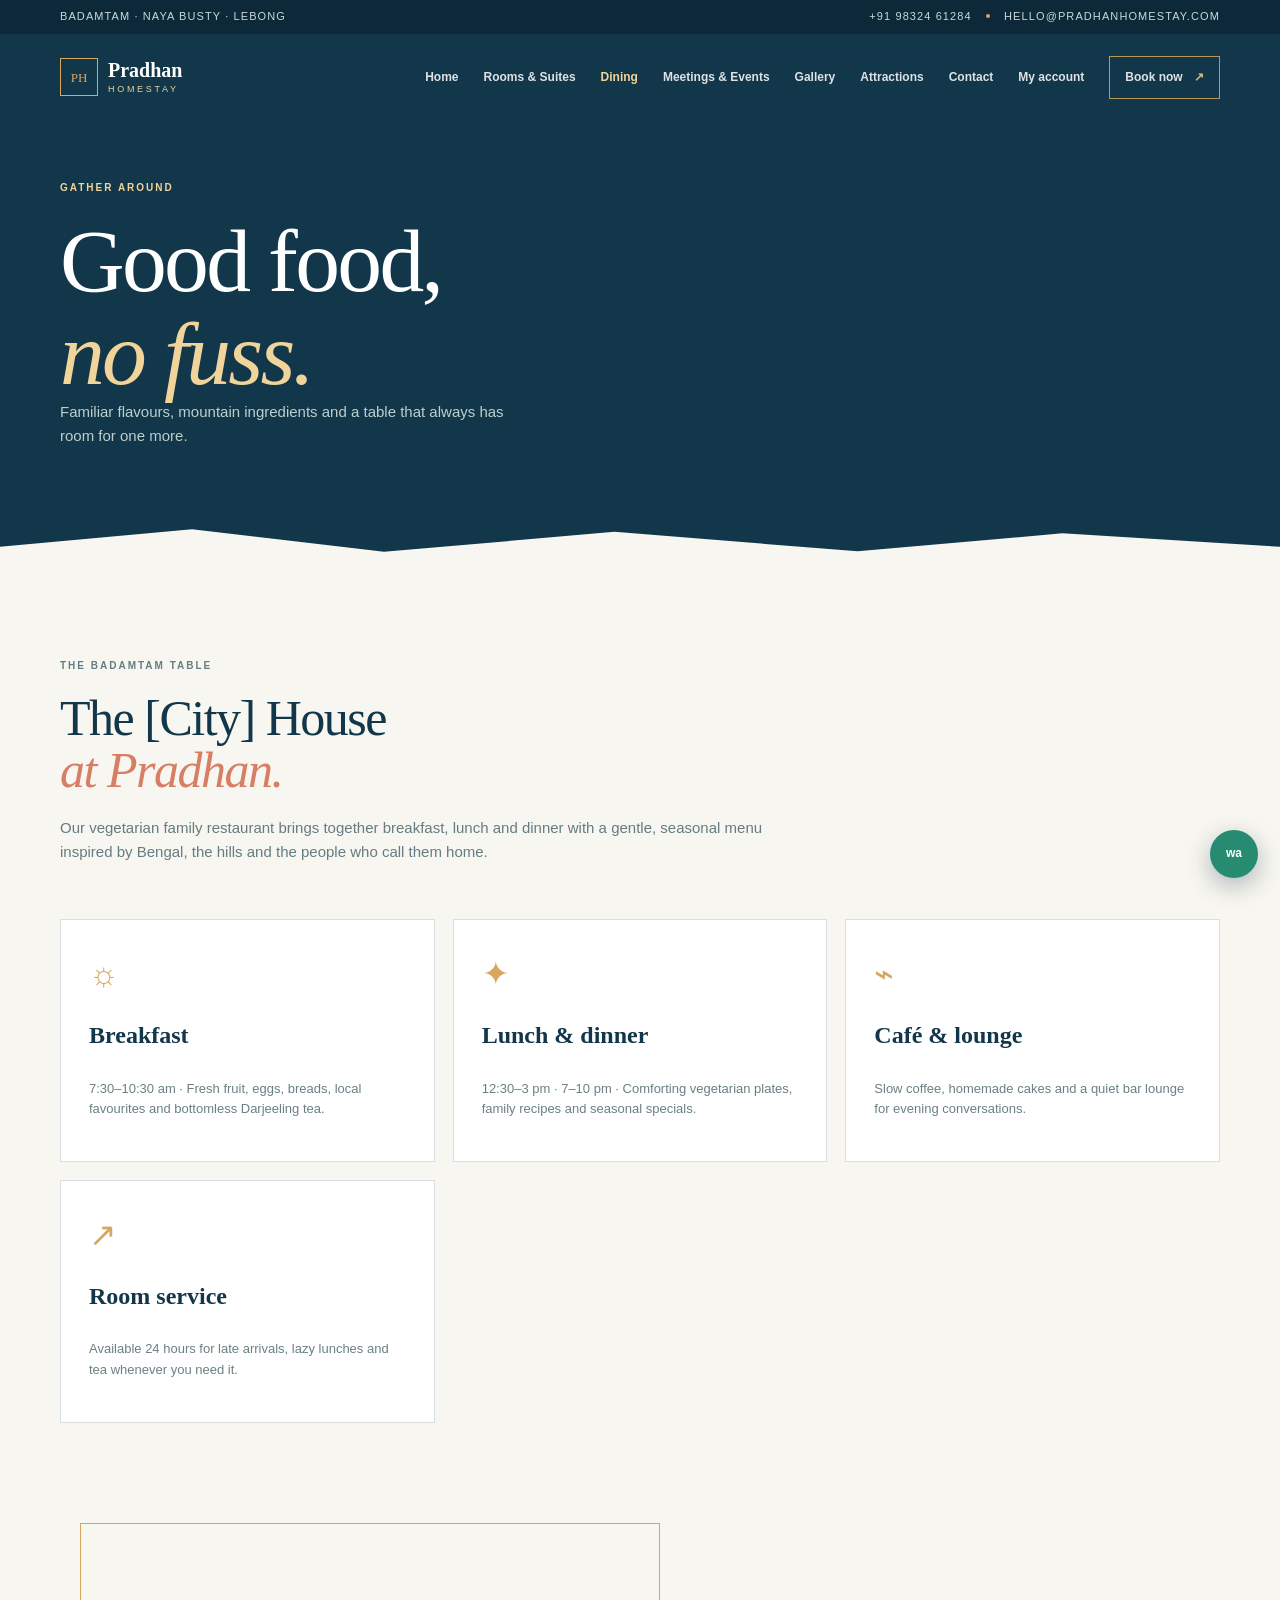
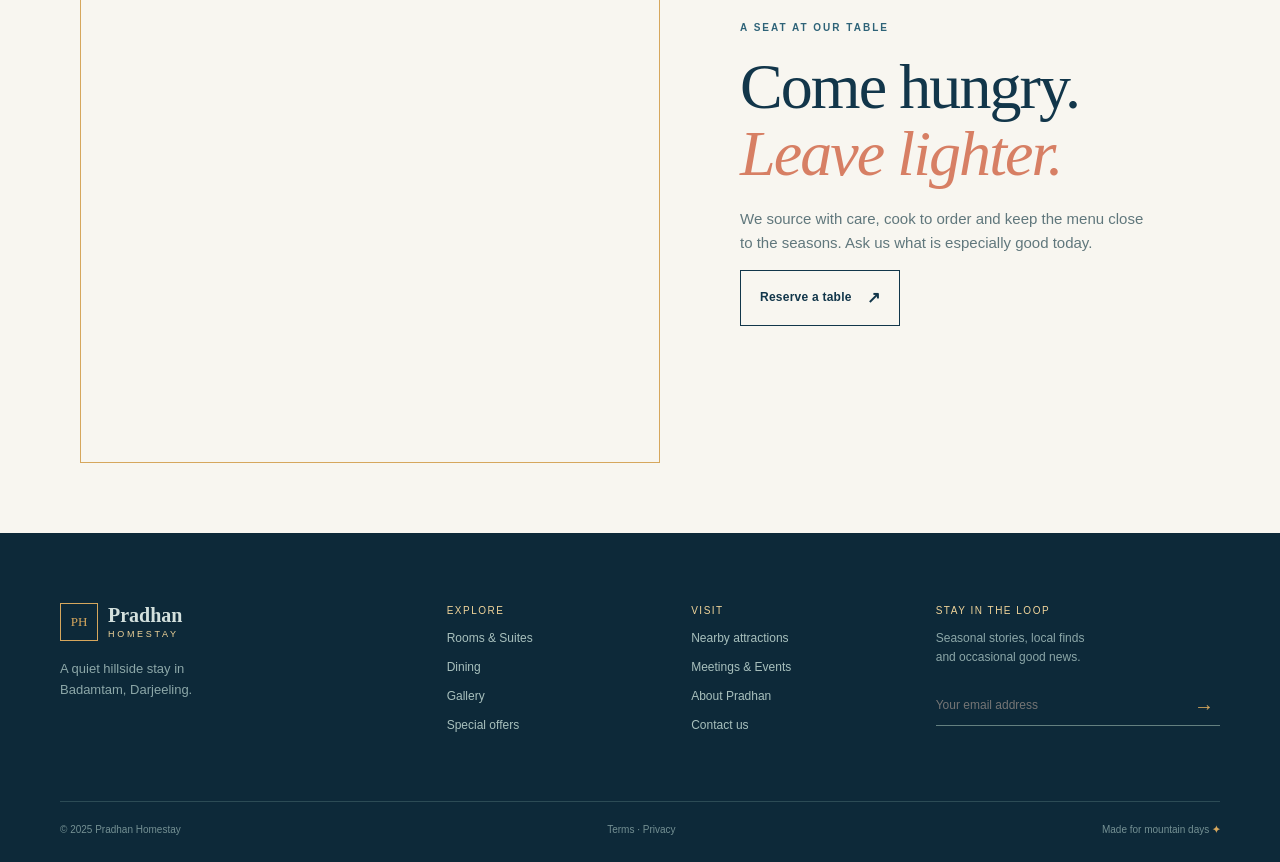
<file: dining.html>
<!doctype html><html lang="en"><head><meta charset="UTF-8"><meta name="viewport" content="width=device-width,initial-scale=1"><meta name="description" content="Home-cooked vegetarian dining at Pradhan Homestay."><title>Dining | Pradhan Homestay</title><link rel="stylesheet" href="styles.css"><script defer src="script.js"></script></head><body><header class="site-header" data-header><div class="topbar"><div class="container topbar-inner"><span>Badamtam · Naya Busty · Lebong</span><span>+91 98324 61284 <i></i> hello@pradhanhomestay.com</span></div></div><div class="container nav-wrap"><a class="brand" href="index.html"><span class="brand-mark">PH</span><span><b>Pradhan</b><small>Homestay</small></span></a><button class="menu-toggle" aria-label="Open navigation" aria-expanded="false" data-menu-toggle><span></span><span></span></button><nav class="site-nav" data-nav><a href="index.html">Home</a><a href="rooms.html">Rooms & Suites</a><a class="active" href="dining.html">Dining</a><a href="events.html">Meetings & Events</a><a href="gallery.html">Gallery</a><a href="attractions.html">Attractions</a><a href="contact.html">Contact</a><a class="nav-cta" href="index.html#booking">Book now <span>↗</span></a></nav></div></header><main><section class="page-hero"><div class="container"><p class="eyebrow light">Gather around</p><h1>Good food,<br><em>no fuss.</em></h1><p>Familiar flavours, mountain ingredients and a table that always has room for one more.</p></div></section><section class="content-section"><div class="container"><div class="page-intro"><p class="eyebrow">The Badamtam table</p><h2>The [City] House<br><em>at Pradhan.</em></h2><p>Our vegetarian family restaurant brings together breakfast, lunch and dinner with a gentle, seasonal menu inspired by Bengal, the hills and the people who call them home.</p></div><div class="service-grid"><article class="service-card"><div class="feature-icon">☼</div><h3>Breakfast</h3><p>7:30–10:30 am · Fresh fruit, eggs, breads, local favourites and bottomless Darjeeling tea.</p></article><article class="service-card"><div class="feature-icon">✦</div><h3>Lunch & dinner</h3><p>12:30–3 pm · 7–10 pm · Comforting vegetarian plates, family recipes and seasonal specials.</p></article><article class="service-card"><div class="feature-icon">⌁</div><h3>Café & lounge</h3><p>Slow coffee, homemade cakes and a quiet bar lounge for evening conversations.</p></article><article class="service-card"><div class="feature-icon">↗</div><h3>Room service</h3><p>Available 24 hours for late arrivals, lazy lunches and tea whenever you need it.</p></article></div><div class="split-grid" style="margin-top:80px"><div class="story-image" style="background-image:url('https://images.unsplash.com/photo-1547592180-85f173990554?auto=format&fit=crop&w=1000&q=85')"></div><div class="story-content"><p class="eyebrow">A seat at our table</p><h2>Come hungry.<br><em>Leave lighter.</em></h2><p>We source with care, cook to order and keep the menu close to the seasons. Ask us what is especially good today.</p><a class="button button-outline" href="contact.html">Reserve a table <span>↗</span></a></div></div></div></section></main><footer class="site-footer"><div class="container footer-grid"><div><a class="brand footer-brand" href="index.html"><span class="brand-mark">PH</span><span><b>Pradhan</b><small>Homestay</small></span></a><p>A quiet hillside stay in<br>Badamtam, Darjeeling.</p></div><div><p class="footer-label">Explore</p><a href="rooms.html">Rooms & Suites</a><a href="dining.html">Dining</a><a href="gallery.html">Gallery</a><a href="offers.html">Special offers</a></div><div><p class="footer-label">Visit</p><a href="attractions.html">Nearby attractions</a><a href="events.html">Meetings & Events</a><a href="about.html">About Pradhan</a><a href="contact.html">Contact us</a></div><div><p class="footer-label">Stay in the loop</p><p class="footer-small">Seasonal stories, local finds<br>and occasional good news.</p><form class="newsletter" data-demo-form><input type="email" placeholder="Your email address" required><button>→</button></form></div></div><div class="container footer-bottom"><span>© 2025 Pradhan Homestay</span><span><a href="terms.html">Terms</a> · <a href="privacy.html">Privacy</a></span><span>Made for mountain days <b>✦</b></span></div></footer><a class="whatsapp" href="https://wa.me/919832461284">wa</a></body></html>
</file>
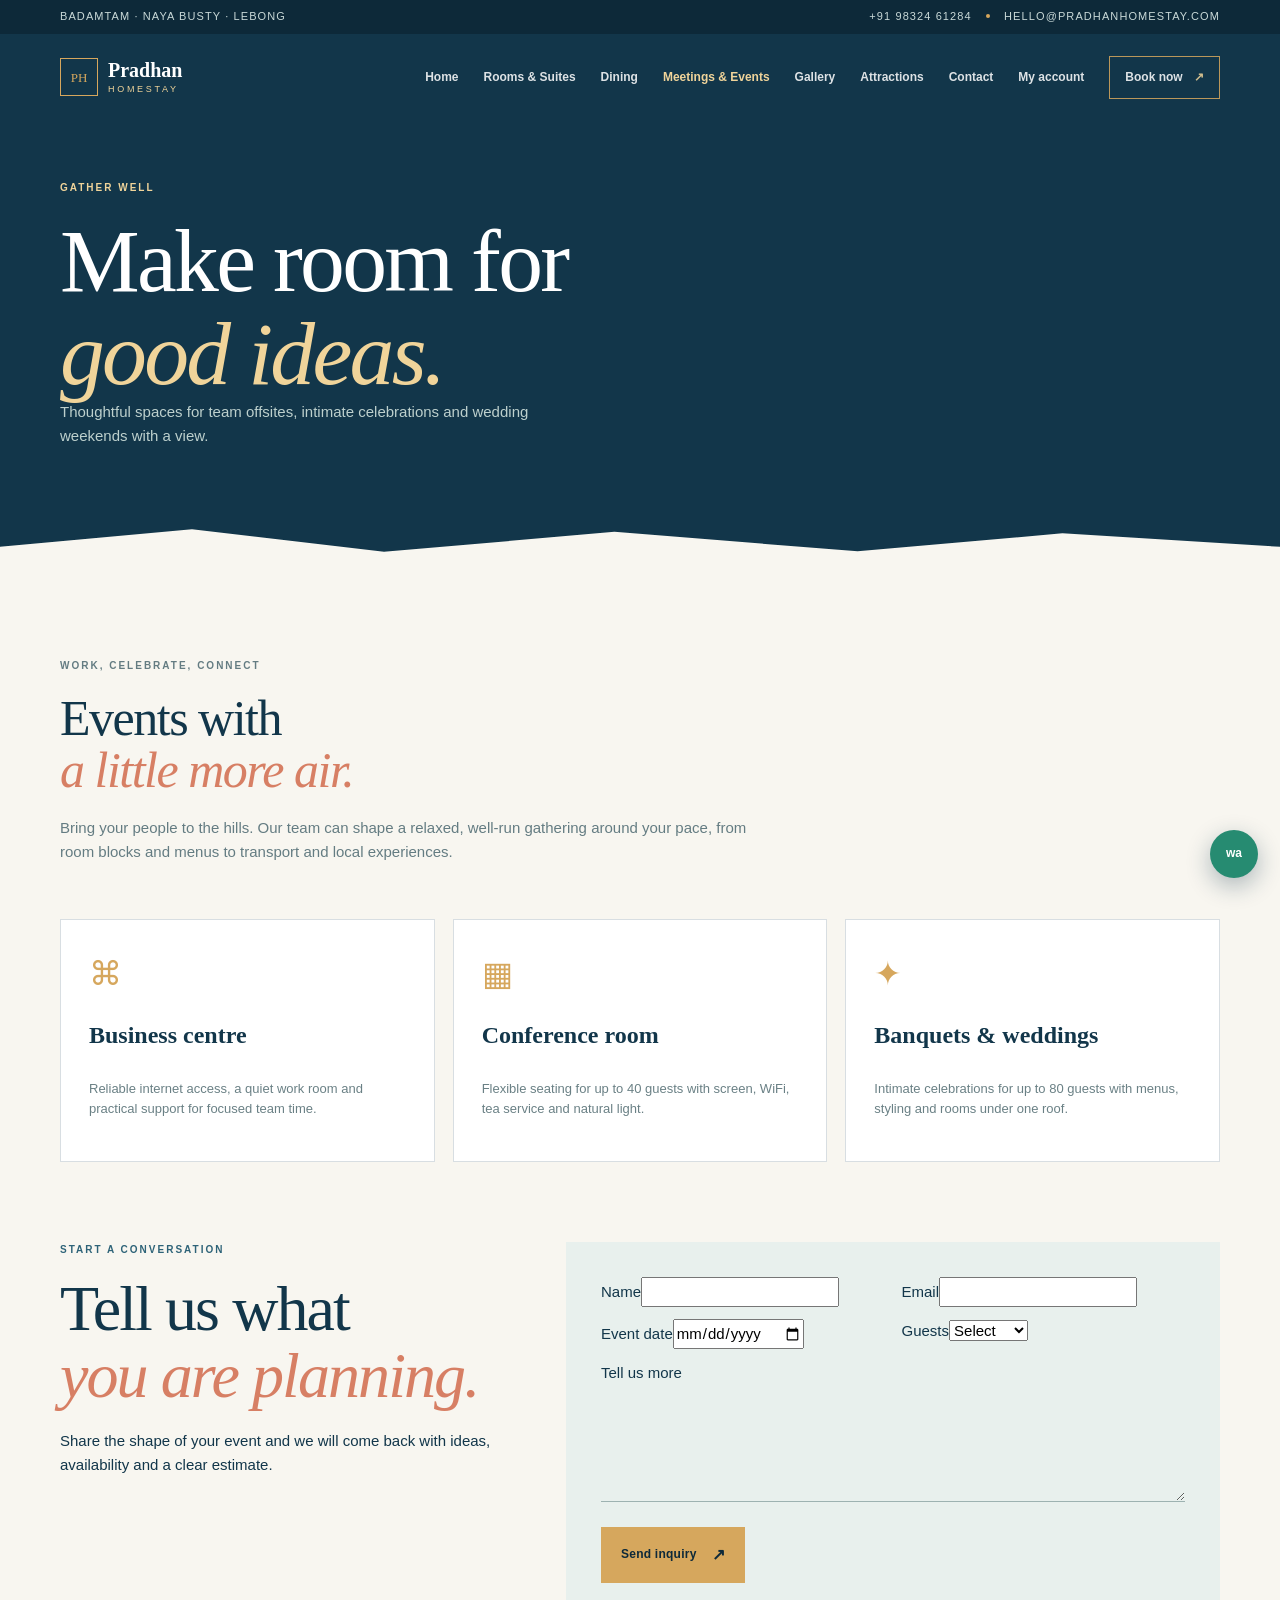
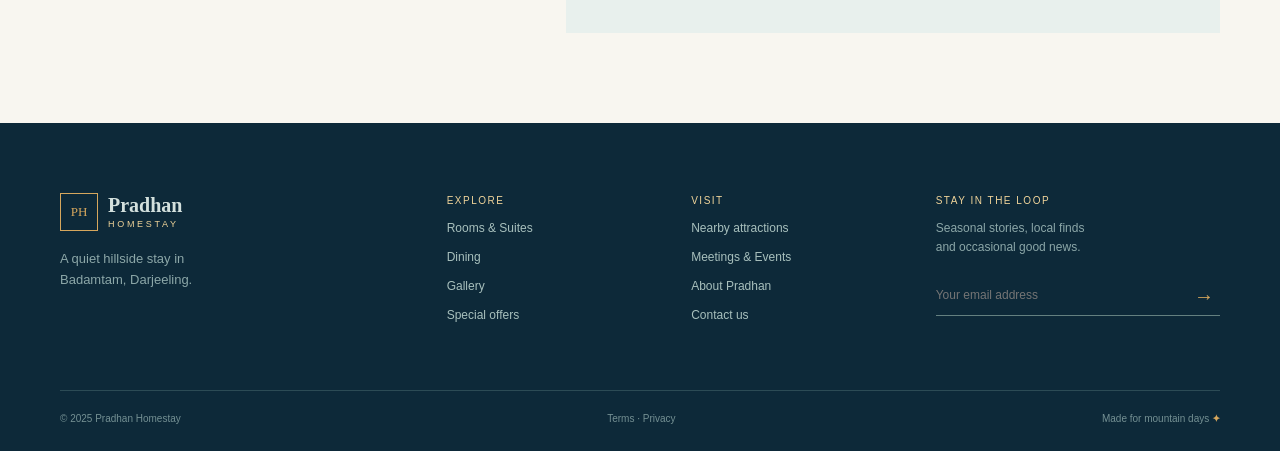
<file: events.html>
<!doctype html><html lang="en"><head><meta charset="UTF-8"><meta name="viewport" content="width=device-width,initial-scale=1"><meta name="description" content="Meetings and events at Pradhan Homestay."><title>Meetings & Events | Pradhan Homestay</title><link rel="stylesheet" href="styles.css"><script defer src="script.js"></script></head><body><header class="site-header" data-header><div class="topbar"><div class="container topbar-inner"><span>Badamtam · Naya Busty · Lebong</span><span>+91 98324 61284 <i></i> hello@pradhanhomestay.com</span></div></div><div class="container nav-wrap"><a class="brand" href="index.html"><span class="brand-mark">PH</span><span><b>Pradhan</b><small>Homestay</small></span></a><button class="menu-toggle" aria-label="Open navigation" aria-expanded="false" data-menu-toggle><span></span><span></span></button><nav class="site-nav" data-nav><a href="index.html">Home</a><a href="rooms.html">Rooms & Suites</a><a href="dining.html">Dining</a><a class="active" href="events.html">Meetings & Events</a><a href="gallery.html">Gallery</a><a href="attractions.html">Attractions</a><a href="contact.html">Contact</a><a class="nav-cta" href="index.html#booking">Book now <span>↗</span></a></nav></div></header><main><section class="page-hero"><div class="container"><p class="eyebrow light">Gather well</p><h1>Make room for<br><em>good ideas.</em></h1><p>Thoughtful spaces for team offsites, intimate celebrations and wedding weekends with a view.</p></div></section><section class="content-section"><div class="container"><div class="page-intro"><p class="eyebrow">Work, celebrate, connect</p><h2>Events with<br><em>a little more air.</em></h2><p>Bring your people to the hills. Our team can shape a relaxed, well-run gathering around your pace, from room blocks and menus to transport and local experiences.</p></div><div class="service-grid"><article class="service-card"><div class="feature-icon">⌘</div><h3>Business centre</h3><p>Reliable internet access, a quiet work room and practical support for focused team time.</p></article><article class="service-card"><div class="feature-icon">▦</div><h3>Conference room</h3><p>Flexible seating for up to 40 guests with screen, WiFi, tea service and natural light.</p></article><article class="service-card"><div class="feature-icon">✦</div><h3>Banquets & weddings</h3><p>Intimate celebrations for up to 80 guests with menus, styling and rooms under one roof.</p></article></div><div class="contact-grid" style="margin-top:80px"><div><p class="eyebrow">Start a conversation</p><h2>Tell us what<br><em>you are planning.</em></h2><p>Share the shape of your event and we will come back with ideas, availability and a clear estimate.</p></div><form class="contact-form" data-demo-form><div class="form-row"><label>Name<input type="text" required></label><label>Email<input type="email" required></label></div><div class="form-row"><label>Event date<input type="date" required></label><label>Guests<select required><option value="">Select</option><option>Up to 20</option><option>21–40</option><option>41–80</option></select></label></div><label>Tell us more<textarea required></textarea></label><button class="button button-gold" type="submit">Send inquiry <span>↗</span></button><p class="form-message" aria-live="polite"></p></form></div></div></section></main><footer class="site-footer"><div class="container footer-grid"><div><a class="brand footer-brand" href="index.html"><span class="brand-mark">PH</span><span><b>Pradhan</b><small>Homestay</small></span></a><p>A quiet hillside stay in<br>Badamtam, Darjeeling.</p></div><div><p class="footer-label">Explore</p><a href="rooms.html">Rooms & Suites</a><a href="dining.html">Dining</a><a href="gallery.html">Gallery</a><a href="offers.html">Special offers</a></div><div><p class="footer-label">Visit</p><a href="attractions.html">Nearby attractions</a><a href="events.html">Meetings & Events</a><a href="about.html">About Pradhan</a><a href="contact.html">Contact us</a></div><div><p class="footer-label">Stay in the loop</p><p class="footer-small">Seasonal stories, local finds<br>and occasional good news.</p><form class="newsletter" data-demo-form><input type="email" placeholder="Your email address" required><button>→</button></form></div></div><div class="container footer-bottom"><span>© 2025 Pradhan Homestay</span><span><a href="terms.html">Terms</a> · <a href="privacy.html">Privacy</a></span><span>Made for mountain days <b>✦</b></span></div></footer><a class="whatsapp" href="https://wa.me/919832461284">wa</a></body></html>
</file>
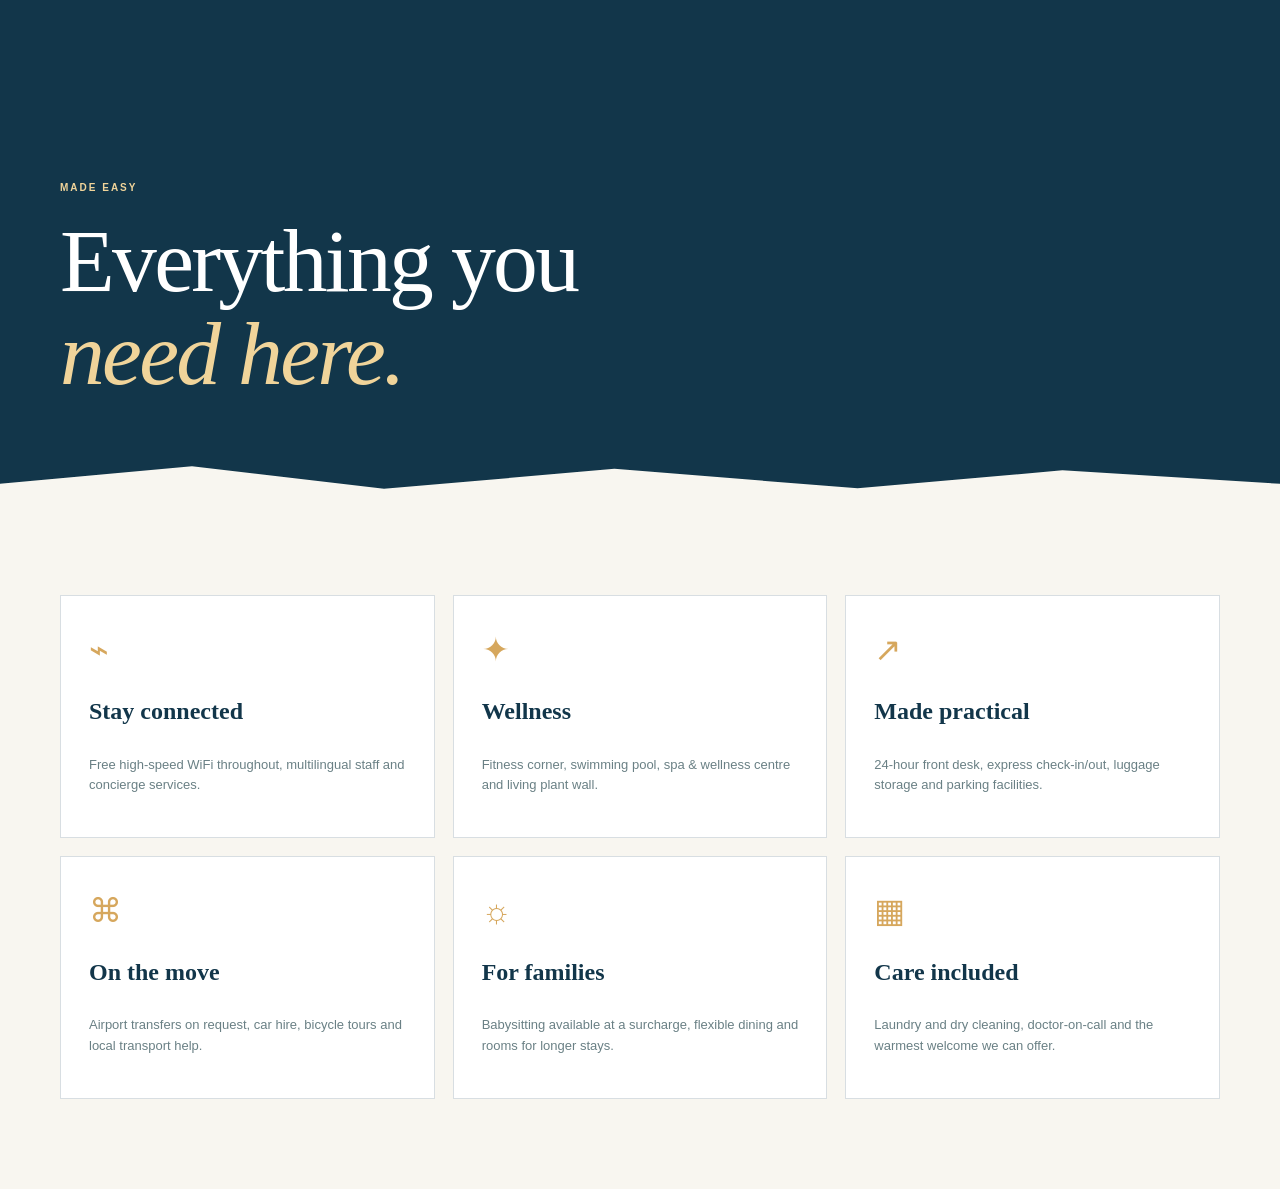
<file: features.html>
<!doctype html><html lang="en"><head><meta charset="UTF-8"><meta name="viewport" content="width=device-width,initial-scale=1"><title>Amenities | Pradhan Homestay</title><link rel="stylesheet" href="styles.css"><script defer src="script.js"></script></head><body><main><section class="page-hero"><div class="container"><p class="eyebrow light">Made easy</p><h1>Everything you<br><em>need here.</em></h1></div></section><section class="content-section"><div class="container"><div class="service-grid"><article class="service-card"><div class="feature-icon">⌁</div><h3>Stay connected</h3><p>Free high-speed WiFi throughout, multilingual staff and concierge services.</p></article><article class="service-card"><div class="feature-icon">✦</div><h3>Wellness</h3><p>Fitness corner, swimming pool, spa & wellness centre and living plant wall.</p></article><article class="service-card"><div class="feature-icon">↗</div><h3>Made practical</h3><p>24-hour front desk, express check-in/out, luggage storage and parking facilities.</p></article><article class="service-card"><div class="feature-icon">⌘</div><h3>On the move</h3><p>Airport transfers on request, car hire, bicycle tours and local transport help.</p></article><article class="service-card"><div class="feature-icon">☼</div><h3>For families</h3><p>Babysitting available at a surcharge, flexible dining and rooms for longer stays.</p></article><article class="service-card"><div class="feature-icon">▦</div><h3>Care included</h3><p>Laundry and dry cleaning, doctor-on-call and the warmest welcome we can offer.</p></article></div></div></section></main></body></html>
</file>
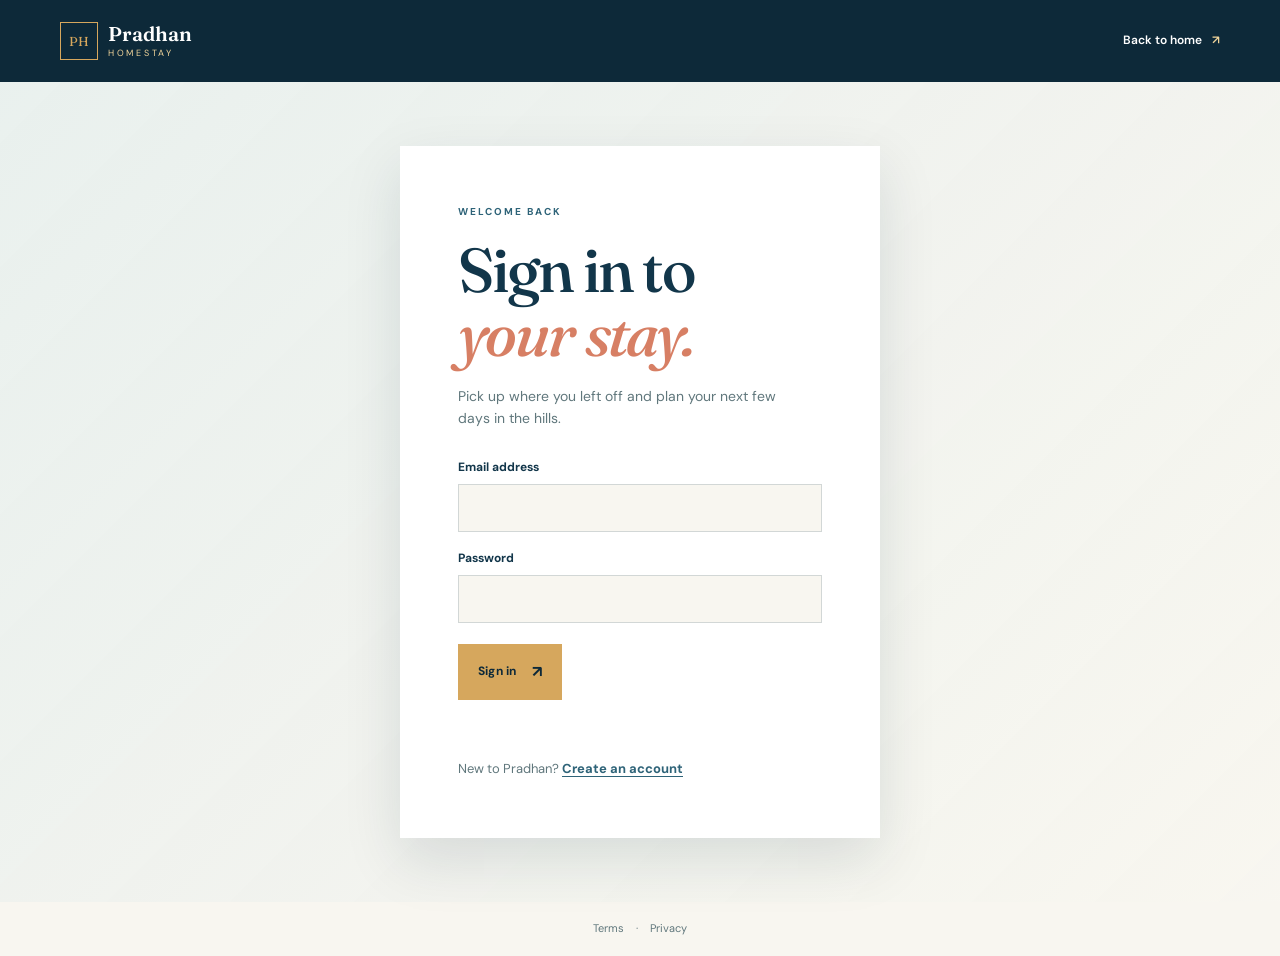
<file: login.html>
<!doctype html>
<html lang="en">
<head>
  <meta charset="UTF-8">
  <meta name="viewport" content="width=device-width, initial-scale=1.0">
  <meta name="description" content="Sign in to your Pradhan Homestay account.">
  <meta name="theme-color" content="#12364a">
  <title>Sign in | Pradhan Homestay</title>
  <link rel="preconnect" href="https://fonts.googleapis.com">
  <link rel="preconnect" href="https://fonts.gstatic.com" crossorigin>
  <link href="https://fonts.googleapis.com/css2?family=DM+Sans:wght@400;500;600;700&family=Fraunces:opsz,wght@9..144,500;9..144,600;9..144,700&display=swap" rel="stylesheet">
  <link rel="stylesheet" href="styles.css">
  <link rel="stylesheet" href="auth.css">
  <script defer src="script.js"></script>
  <script type="module" src="auth.js"></script>
</head>
<body class="auth-page">
  <header class="site-header">
    <div class="container nav-wrap">
      <a class="brand" href="index.html" aria-label="Pradhan Homestay home"><span class="brand-mark">PH</span><span><b>Pradhan</b><small>Homestay</small></span></a>
      <a class="auth-home-link" href="index.html">Back to home <span>↗</span></a>
    </div>
  </header>
  <main class="auth-main">
    <section class="auth-card" aria-labelledby="auth-title">
      <p class="eyebrow">Welcome back</p>
      <h1 id="auth-title">Sign in to<br><em>your stay.</em></h1>
      <p class="auth-intro">Pick up where you left off and plan your next few days in the hills.</p>
      <form class="auth-form" data-auth-form="login">
        <label>Email address<input name="email" type="email" autocomplete="email" required></label>
        <label>Password<input name="password" type="password" autocomplete="current-password" required minlength="8"></label>
        <button class="button button-gold" type="submit">Sign in <span>↗</span></button>
        <p class="form-message" aria-live="polite"></p>
      </form>
      <p class="auth-switch">New to Pradhan? <a href="signup.html">Create an account</a></p>
    </section>
  </main>
  <footer class="auth-footer"><a href="terms.html">Terms</a><span>·</span><a href="privacy.html">Privacy</a></footer>
</body>
</html>
</file>
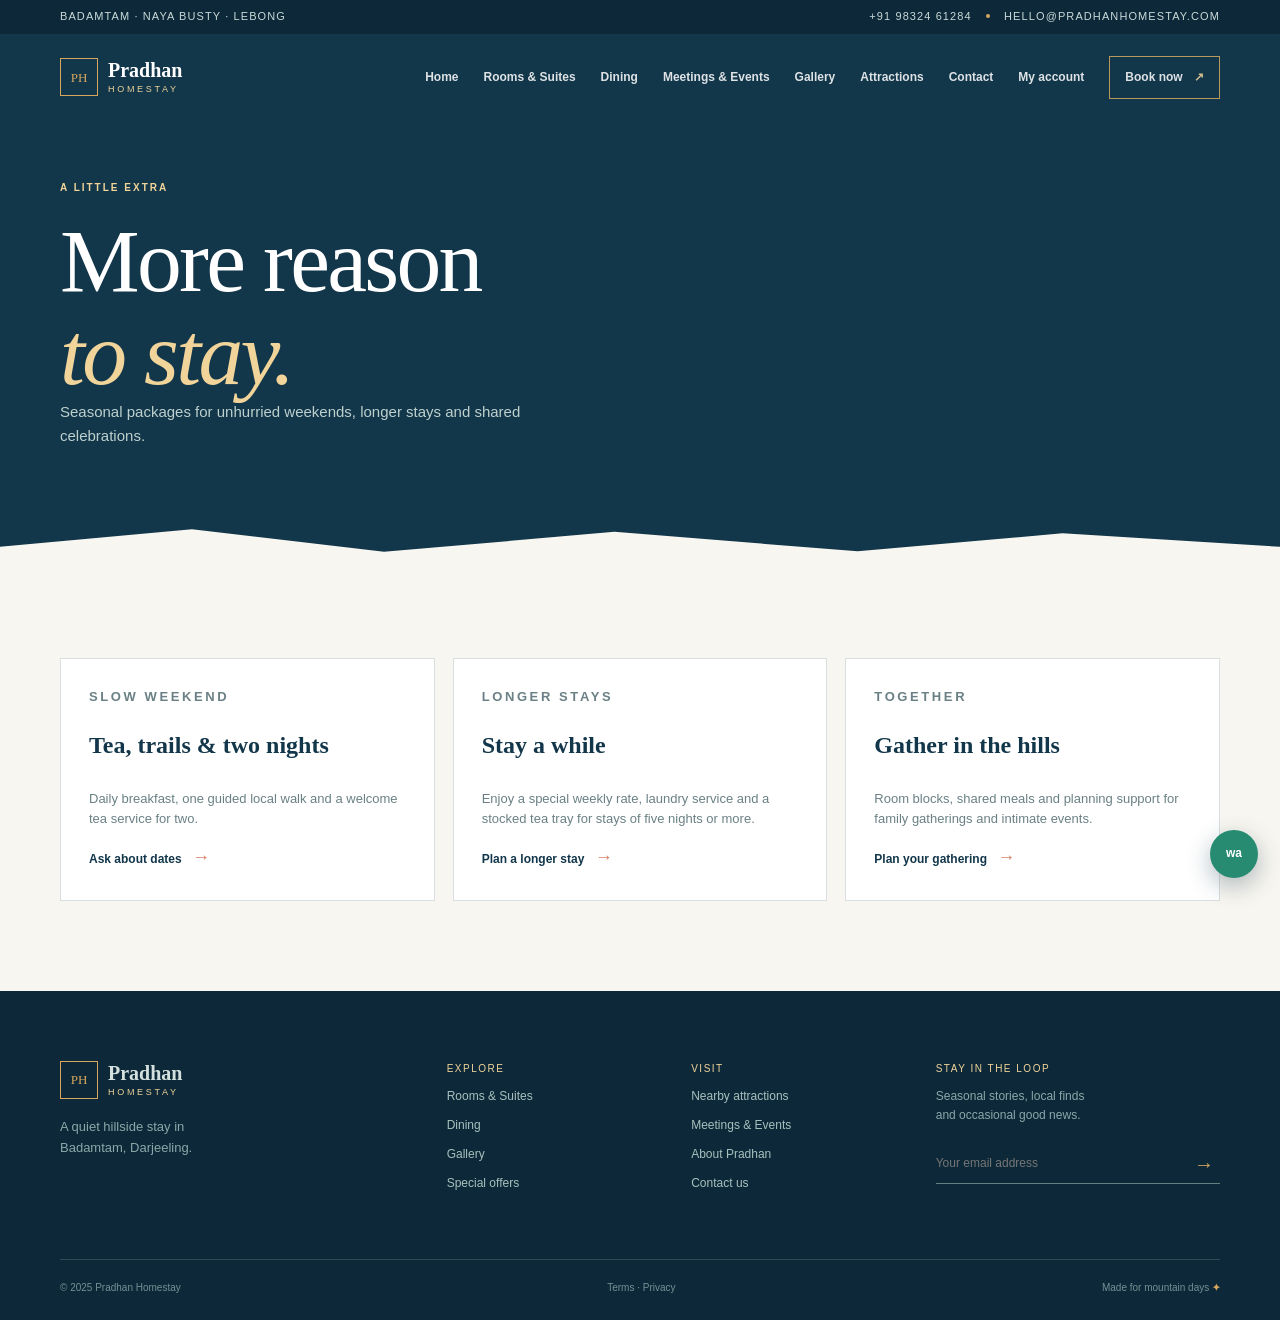
<file: offers.html>
<!doctype html><html lang="en"><head><meta charset="UTF-8"><meta name="viewport" content="width=device-width,initial-scale=1"><meta name="description" content="Seasonal stay packages and special offers from Pradhan Homestay."><title>Special Offers | Pradhan Homestay</title><link rel="stylesheet" href="styles.css"><script defer src="script.js"></script></head><body><header class="site-header" data-header><div class="topbar"><div class="container topbar-inner"><span>Badamtam · Naya Busty · Lebong</span><span>+91 98324 61284 <i></i> hello@pradhanhomestay.com</span></div></div><div class="container nav-wrap"><a class="brand" href="index.html"><span class="brand-mark">PH</span><span><b>Pradhan</b><small>Homestay</small></span></a><button class="menu-toggle" aria-label="Open navigation" aria-expanded="false" data-menu-toggle><span></span><span></span></button><nav class="site-nav" data-nav><a href="index.html">Home</a><a href="rooms.html">Rooms & Suites</a><a href="dining.html">Dining</a><a href="events.html">Meetings & Events</a><a href="gallery.html">Gallery</a><a href="attractions.html">Attractions</a><a href="contact.html">Contact</a><a class="nav-cta" href="index.html#booking">Book now <span>↗</span></a></nav></div></header><main><section class="page-hero"><div class="container"><p class="eyebrow light">A little extra</p><h1>More reason<br><em>to stay.</em></h1><p>Seasonal packages for unhurried weekends, longer stays and shared celebrations.</p></div></section><section class="content-section"><div class="container"><div class="offer-grid"><article class="offer-card"><p class="eyebrow">Slow weekend</p><h3>Tea, trails & two nights</h3><p>Daily breakfast, one guided local walk and a welcome tea service for two.</p><a class="text-link" href="contact.html">Ask about dates <span>→</span></a></article><article class="offer-card"><p class="eyebrow">Longer stays</p><h3>Stay a while</h3><p>Enjoy a special weekly rate, laundry service and a stocked tea tray for stays of five nights or more.</p><a class="text-link" href="contact.html">Plan a longer stay <span>→</span></a></article><article class="offer-card"><p class="eyebrow">Together</p><h3>Gather in the hills</h3><p>Room blocks, shared meals and planning support for family gatherings and intimate events.</p><a class="text-link" href="events.html">Plan your gathering <span>→</span></a></article></div></div></section></main><footer class="site-footer"><div class="container footer-grid"><div><a class="brand footer-brand" href="index.html"><span class="brand-mark">PH</span><span><b>Pradhan</b><small>Homestay</small></span></a><p>A quiet hillside stay in<br>Badamtam, Darjeeling.</p></div><div><p class="footer-label">Explore</p><a href="rooms.html">Rooms & Suites</a><a href="dining.html">Dining</a><a href="gallery.html">Gallery</a><a href="offers.html">Special offers</a></div><div><p class="footer-label">Visit</p><a href="attractions.html">Nearby attractions</a><a href="events.html">Meetings & Events</a><a href="about.html">About Pradhan</a><a href="contact.html">Contact us</a></div><div><p class="footer-label">Stay in the loop</p><p class="footer-small">Seasonal stories, local finds<br>and occasional good news.</p><form class="newsletter" data-demo-form><input type="email" placeholder="Your email address" required><button>→</button></form></div></div><div class="container footer-bottom"><span>© 2025 Pradhan Homestay</span><span><a href="terms.html">Terms</a> · <a href="privacy.html">Privacy</a></span><span>Made for mountain days <b>✦</b></span></div></footer><a class="whatsapp" href="https://wa.me/919832461284">wa</a></body></html>
</file>
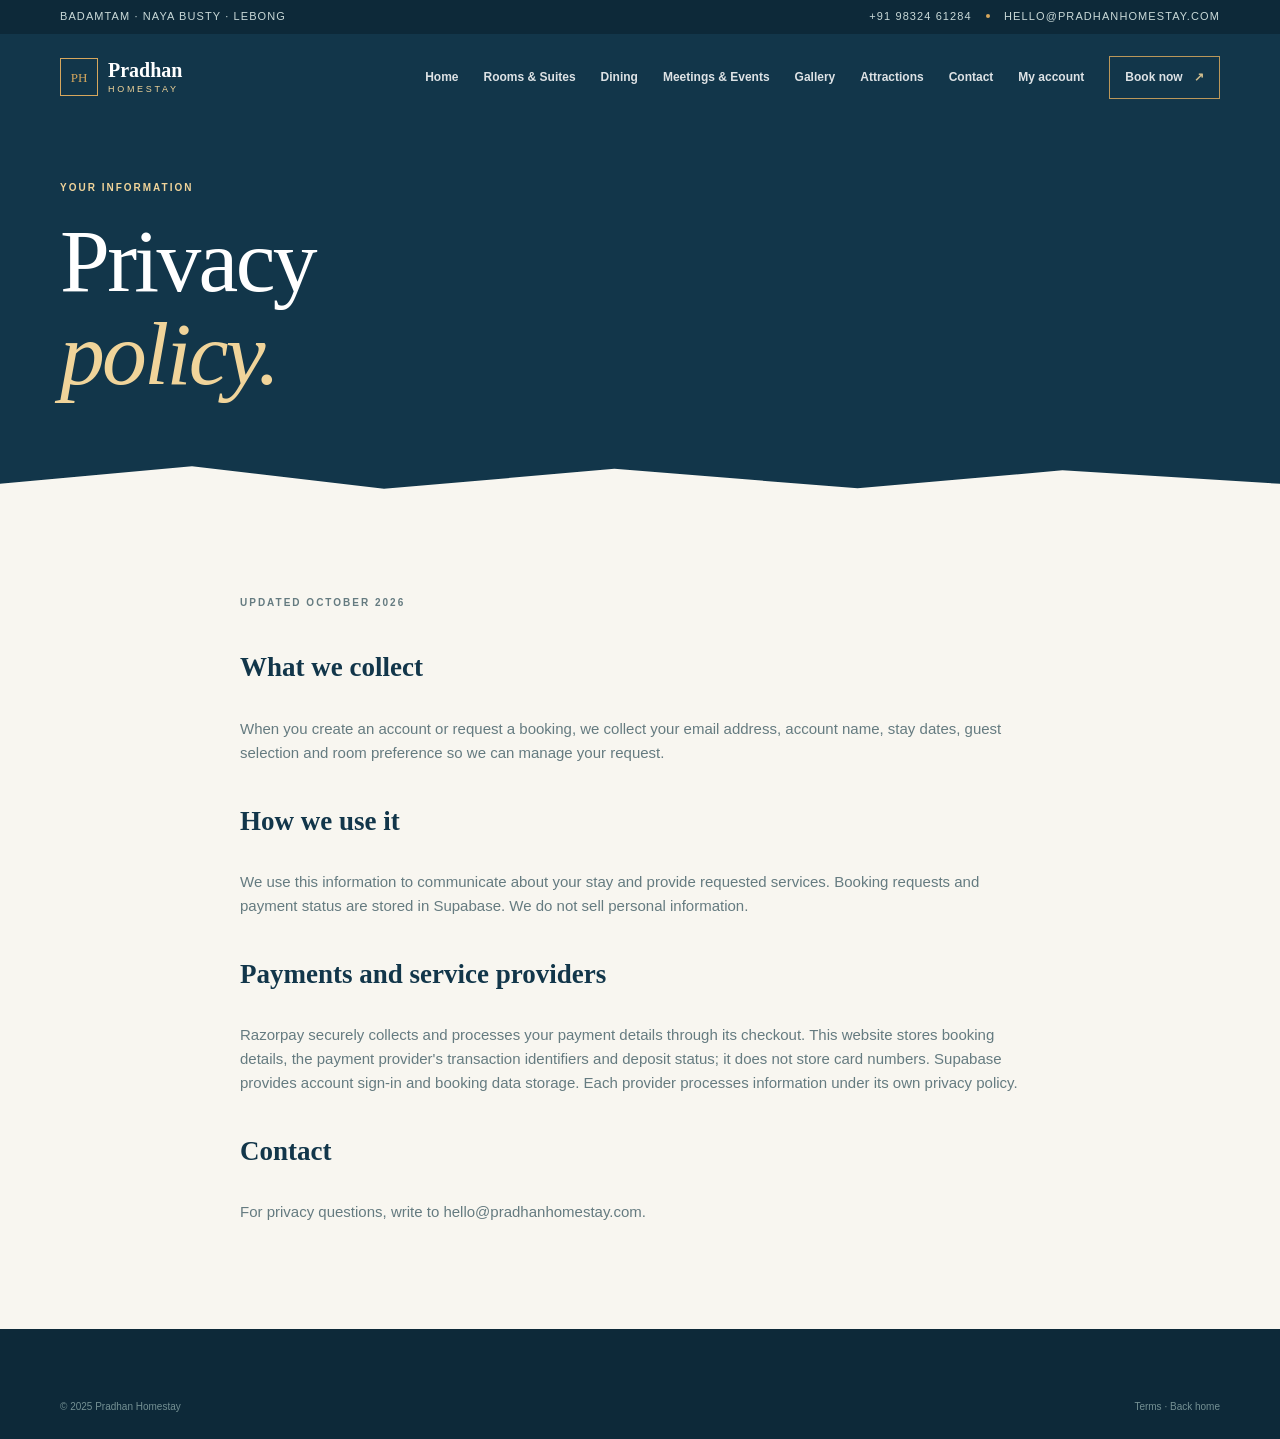
<file: privacy.html>
<!doctype html><html lang="en"><head><meta charset="UTF-8"><meta name="viewport" content="width=device-width,initial-scale=1"><title>Privacy Policy | Pradhan Homestay</title><link rel="stylesheet" href="styles.css"><script defer src="script.js"></script></head><body><header class="site-header" data-header><div class="topbar"><div class="container topbar-inner"><span>Badamtam · Naya Busty · Lebong</span><span>+91 98324 61284 <i></i> hello@pradhanhomestay.com</span></div></div><div class="container nav-wrap"><a class="brand" href="index.html"><span class="brand-mark">PH</span><span><b>Pradhan</b><small>Homestay</small></span></a><button class="menu-toggle" aria-label="Open navigation" aria-expanded="false" data-menu-toggle><span></span><span></span></button><nav class="site-nav" data-nav><a href="index.html">Home</a><a href="rooms.html">Rooms & Suites</a><a href="dining.html">Dining</a><a href="events.html">Meetings & Events</a><a href="gallery.html">Gallery</a><a href="attractions.html">Attractions</a><a href="contact.html">Contact</a><a class="nav-cta" href="index.html#booking">Book now <span>↗</span></a></nav></div></header><main><section class="page-hero"><div class="container"><p class="eyebrow light">Your information</p><h1>Privacy<br><em>policy.</em></h1></div></section><section class="content-section"><div class="container text-page"><p class="eyebrow">Updated October 2026</p><h3>What we collect</h3><p>When you create an account or request a booking, we collect your email address, account name, stay dates, guest selection and room preference so we can manage your request.</p><h3>How we use it</h3><p>We use this information to communicate about your stay and provide requested services. Booking requests and payment status are stored in Supabase. We do not sell personal information.</p><h3>Payments and service providers</h3><p>Razorpay securely collects and processes your payment details through its checkout. This website stores booking details, the payment provider's transaction identifiers and deposit status; it does not store card numbers. Supabase provides account sign-in and booking data storage. Each provider processes information under its own privacy policy.</p><h3>Contact</h3><p>For privacy questions, write to hello@pradhanhomestay.com.</p></div></section></main><footer class="site-footer"><div class="container footer-bottom" style="margin-top:0;border:0;padding-top:0"><span>© 2025 Pradhan Homestay</span><span><a href="terms.html">Terms</a> · <a href="index.html">Back home</a></span></div></footer></body></html>
</file>
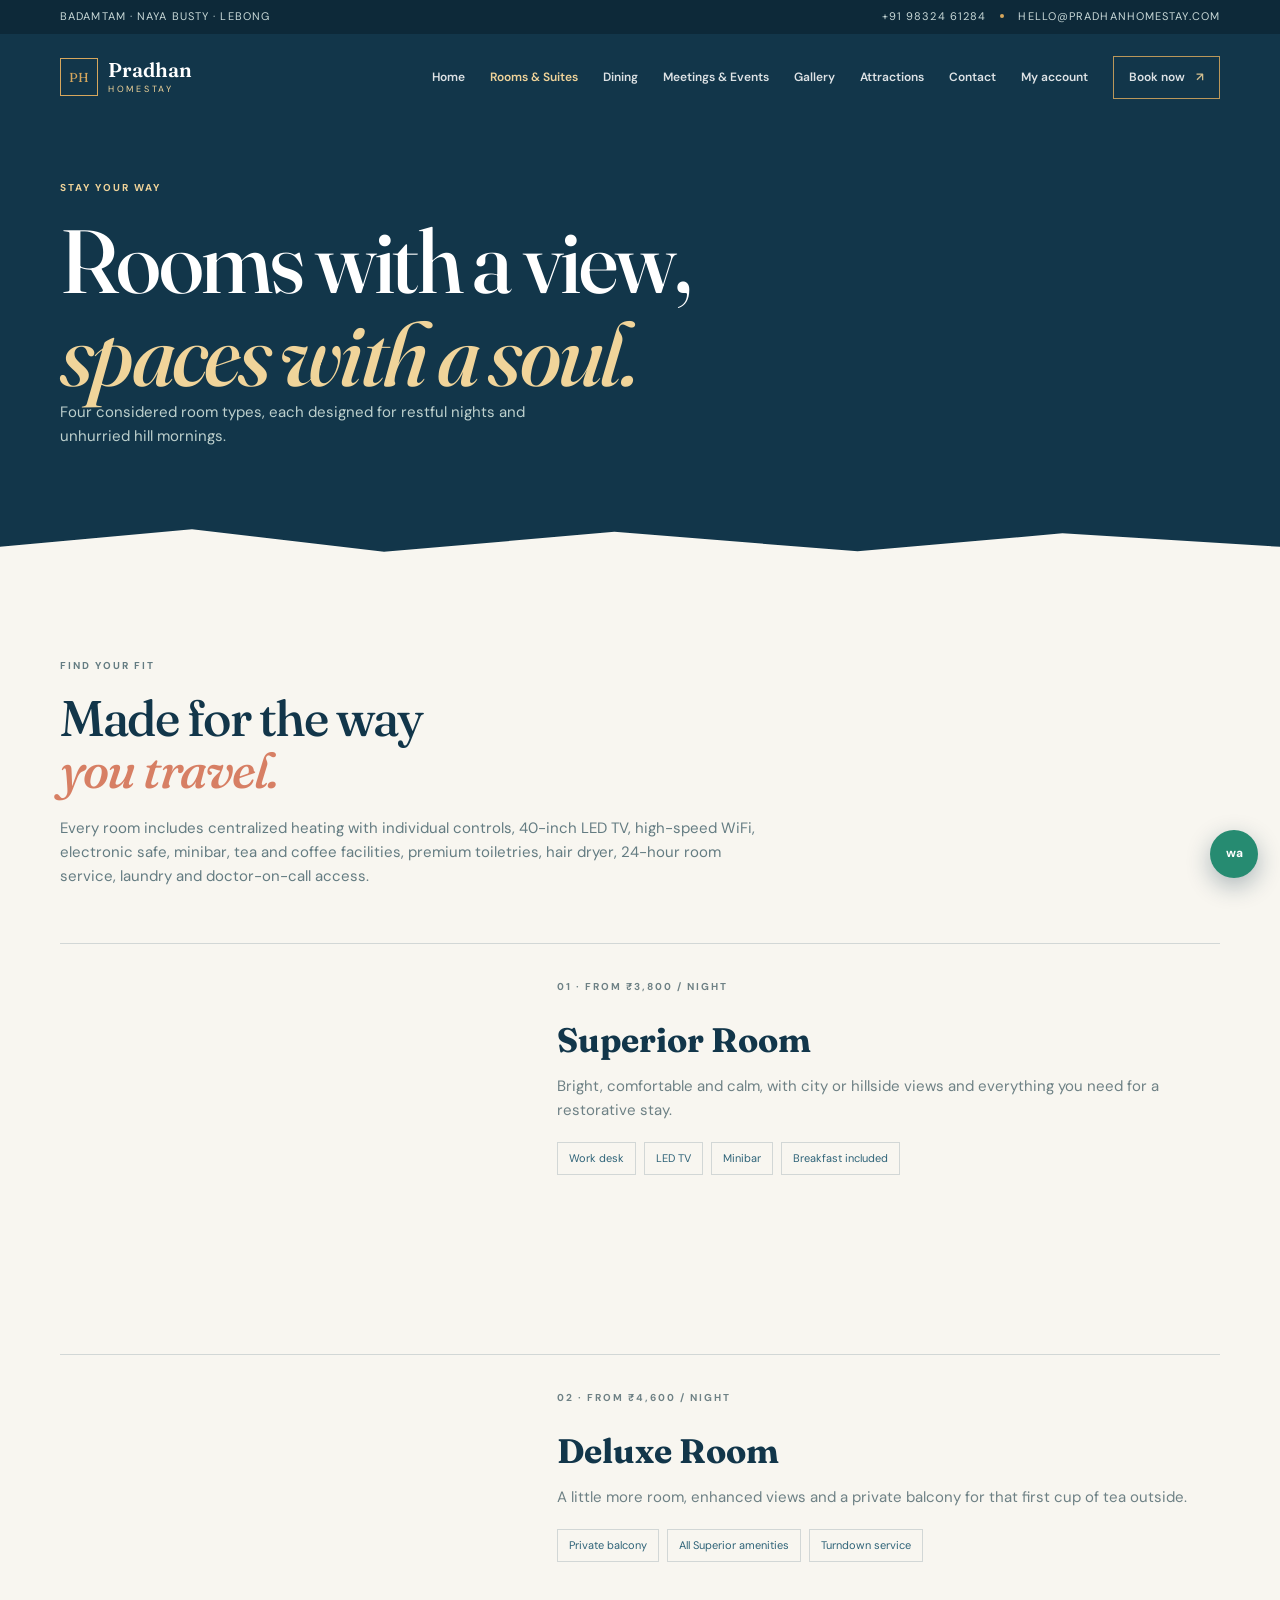
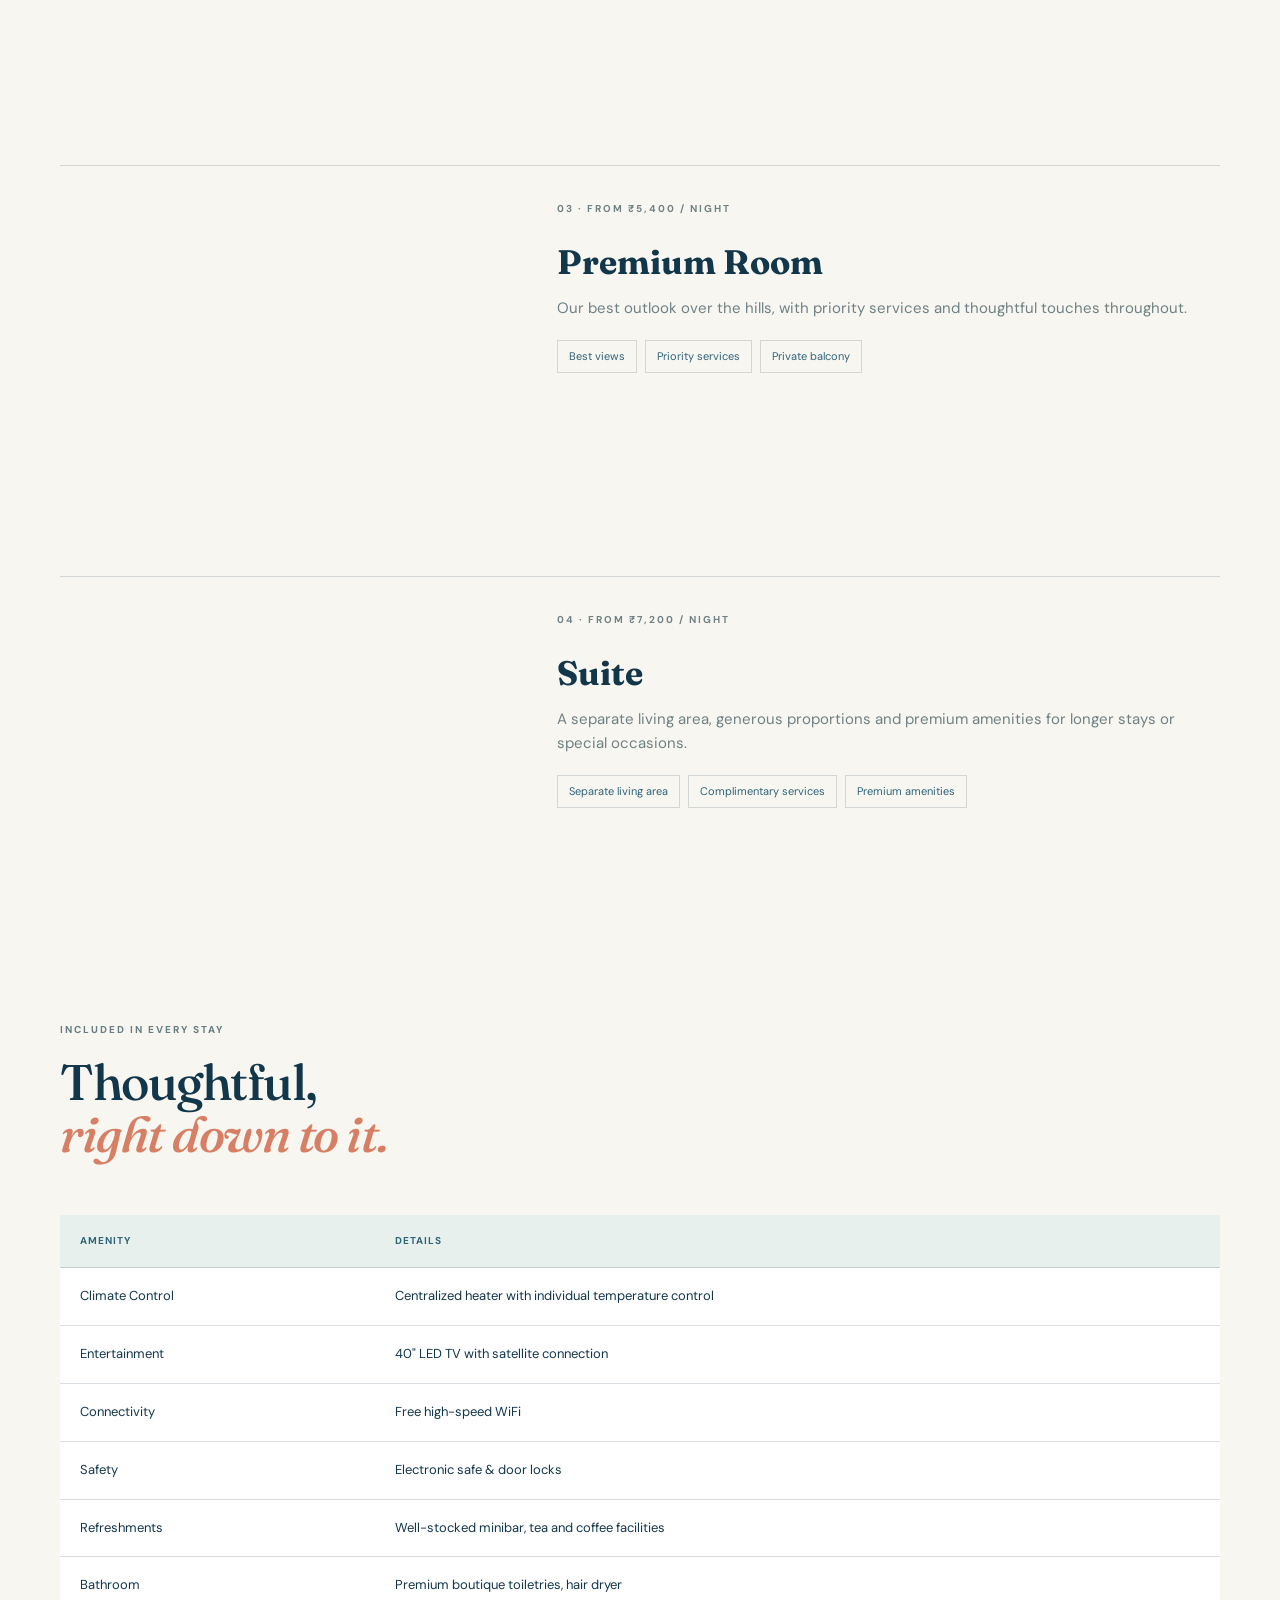
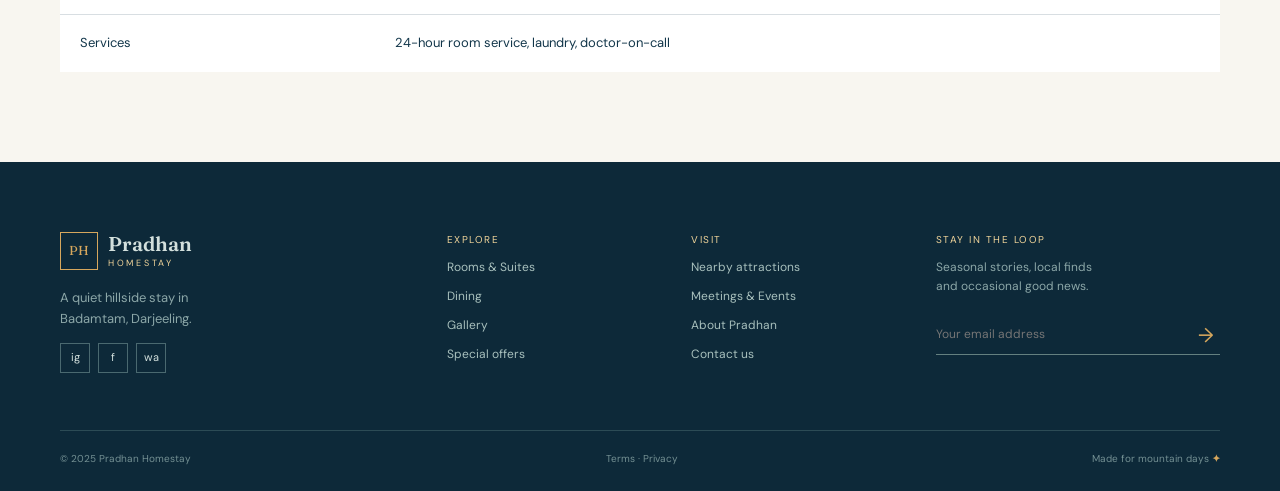
<file: rooms.html>
<!doctype html><html lang="en"><head><meta charset="UTF-8"><meta name="viewport" content="width=device-width,initial-scale=1"><meta name="description" content="Rooms and suites at Pradhan Homestay."><title>Rooms & Suites | Pradhan Homestay</title><link rel="preconnect" href="https://fonts.googleapis.com"><link rel="preconnect" href="https://fonts.gstatic.com" crossorigin><link href="https://fonts.googleapis.com/css2?family=DM+Sans:wght@400;500;600;700&family=Fraunces:opsz,wght@9..144,500;9..144,600;9..144,700&display=swap" rel="stylesheet"><link rel="stylesheet" href="styles.css"><script defer src="script.js"></script></head><body><header class="site-header" data-header><div class="topbar"><div class="container topbar-inner"><span>Badamtam · Naya Busty · Lebong</span><span>+91 98324 61284 <i></i> hello@pradhanhomestay.com</span></div></div><div class="container nav-wrap"><a class="brand" href="index.html"><span class="brand-mark">PH</span><span><b>Pradhan</b><small>Homestay</small></span></a><button class="menu-toggle" aria-label="Open navigation" aria-expanded="false" data-menu-toggle><span></span><span></span></button><nav class="site-nav" data-nav><a href="index.html">Home</a><a class="active" href="rooms.html">Rooms & Suites</a><a href="dining.html">Dining</a><a href="events.html">Meetings & Events</a><a href="gallery.html">Gallery</a><a href="attractions.html">Attractions</a><a href="contact.html">Contact</a><a class="nav-cta" href="index.html#booking">Book now <span>↗</span></a></nav></div></header><main><section class="page-hero"><div class="container"><p class="eyebrow light">Stay your way</p><h1>Rooms with a view,<br><em>spaces with a soul.</em></h1><p>Four considered room types, each designed for restful nights and unhurried hill mornings.</p></div></section><section class="content-section"><div class="container"><div class="page-intro"><p class="eyebrow">Find your fit</p><h2>Made for the way<br><em>you travel.</em></h2><p>Every room includes centralized heating with individual controls, 40-inch LED TV, high-speed WiFi, electronic safe, minibar, tea and coffee facilities, premium toiletries, hair dryer, 24-hour room service, laundry and doctor-on-call access.</p></div><article class="room-detail"><div class="room-detail-image superior"></div><div><p class="eyebrow">01 · From ₹3,800 / night</p><h3>Superior Room</h3><p>Bright, comfortable and calm, with city or hillside views and everything you need for a restorative stay.</p><div class="pill-list"><span class="pill">Work desk</span><span class="pill">LED TV</span><span class="pill">Minibar</span><span class="pill">Breakfast included</span></div></div></article><article class="room-detail"><div class="room-detail-image deluxe"></div><div><p class="eyebrow">02 · From ₹4,600 / night</p><h3>Deluxe Room</h3><p>A little more room, enhanced views and a private balcony for that first cup of tea outside.</p><div class="pill-list"><span class="pill">Private balcony</span><span class="pill">All Superior amenities</span><span class="pill">Turndown service</span></div></div></article><article class="room-detail"><div class="room-detail-image premium"></div><div><p class="eyebrow">03 · From ₹5,400 / night</p><h3>Premium Room</h3><p>Our best outlook over the hills, with priority services and thoughtful touches throughout.</p><div class="pill-list"><span class="pill">Best views</span><span class="pill">Priority services</span><span class="pill">Private balcony</span></div></div></article><article class="room-detail"><div class="room-detail-image suite"></div><div><p class="eyebrow">04 · From ₹7,200 / night</p><h3>Suite</h3><p>A separate living area, generous proportions and premium amenities for longer stays or special occasions.</p><div class="pill-list"><span class="pill">Separate living area</span><span class="pill">Complimentary services</span><span class="pill">Premium amenities</span></div></div></article><div class="page-intro" style="margin-top:35px"><p class="eyebrow">Included in every stay</p><h2>Thoughtful,<br><em>right down to it.</em></h2></div><div class="table-wrap"><table class="feature-table"><thead><tr><th>Amenity</th><th>Details</th></tr></thead><tbody><tr><td>Climate Control</td><td>Centralized heater with individual temperature control</td></tr><tr><td>Entertainment</td><td>40&quot; LED TV with satellite connection</td></tr><tr><td>Connectivity</td><td>Free high-speed WiFi</td></tr><tr><td>Safety</td><td>Electronic safe &amp; door locks</td></tr><tr><td>Refreshments</td><td>Well-stocked minibar, tea and coffee facilities</td></tr><tr><td>Bathroom</td><td>Premium boutique toiletries, hair dryer</td></tr><tr><td>Services</td><td>24-hour room service, laundry, doctor-on-call</td></tr></tbody></table></div></div></section></main><footer class="site-footer"><div class="container footer-grid"><div><a class="brand footer-brand" href="index.html"><span class="brand-mark">PH</span><span><b>Pradhan</b><small>Homestay</small></span></a><p>A quiet hillside stay in<br>Badamtam, Darjeeling.</p><div class="socials"><a href="#">ig</a><a href="#">f</a><a href="#">wa</a></div></div><div><p class="footer-label">Explore</p><a href="rooms.html">Rooms &amp; Suites</a><a href="dining.html">Dining</a><a href="gallery.html">Gallery</a><a href="offers.html">Special offers</a></div><div><p class="footer-label">Visit</p><a href="attractions.html">Nearby attractions</a><a href="events.html">Meetings &amp; Events</a><a href="about.html">About Pradhan</a><a href="contact.html">Contact us</a></div><div><p class="footer-label">Stay in the loop</p><p class="footer-small">Seasonal stories, local finds<br>and occasional good news.</p><form class="newsletter" data-demo-form><input type="email" placeholder="Your email address" aria-label="Your email address" required><button aria-label="Subscribe">→</button></form></div></div><div class="container footer-bottom"><span>© 2025 Pradhan Homestay</span><span><a href="terms.html">Terms</a> · <a href="privacy.html">Privacy</a></span><span>Made for mountain days <b>✦</b></span></div></footer><a class="whatsapp" href="https://wa.me/919832461284" aria-label="Chat on WhatsApp">wa</a></body></html>
</file>
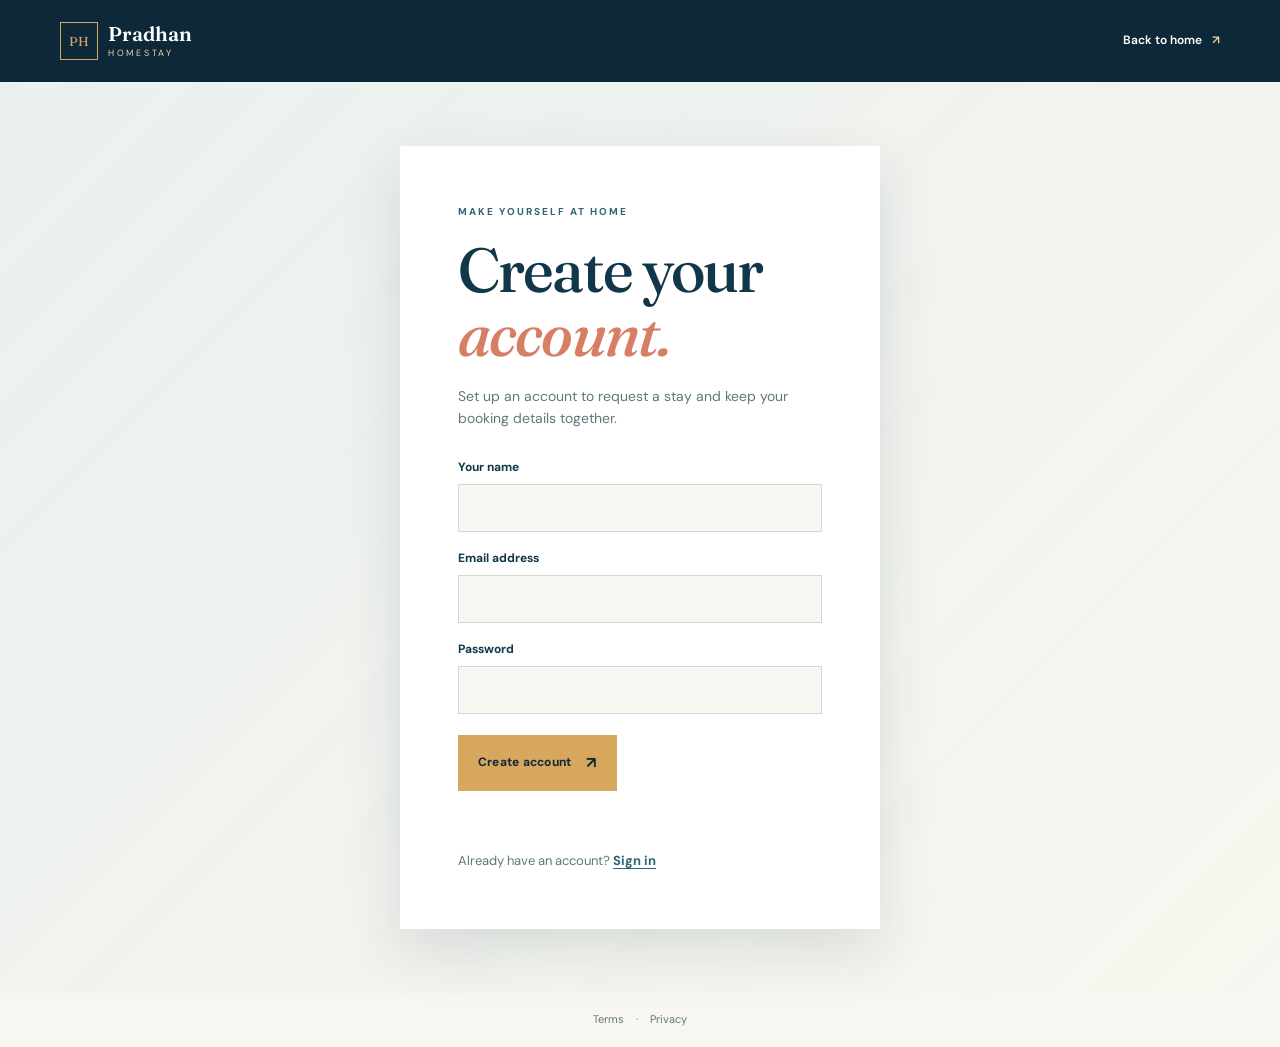
<file: signup.html>
<!doctype html>
<html lang="en">
<head>
  <meta charset="UTF-8">
  <meta name="viewport" content="width=device-width, initial-scale=1.0">
  <meta name="description" content="Create your Pradhan Homestay account.">
  <meta name="theme-color" content="#12364a">
  <title>Create an account | Pradhan Homestay</title>
  <link rel="preconnect" href="https://fonts.googleapis.com">
  <link rel="preconnect" href="https://fonts.gstatic.com" crossorigin>
  <link href="https://fonts.googleapis.com/css2?family=DM+Sans:wght@400;500;600;700&family=Fraunces:opsz,wght@9..144,500;9..144,600;9..144,700&display=swap" rel="stylesheet">
  <link rel="stylesheet" href="styles.css">
  <link rel="stylesheet" href="auth.css">
  <script defer src="script.js"></script>
  <script type="module" src="auth.js"></script>
</head>
<body class="auth-page">
  <header class="site-header">
    <div class="container nav-wrap">
      <a class="brand" href="index.html" aria-label="Pradhan Homestay home"><span class="brand-mark">PH</span><span><b>Pradhan</b><small>Homestay</small></span></a>
      <a class="auth-home-link" href="index.html">Back to home <span>↗</span></a>
    </div>
  </header>
  <main class="auth-main">
    <section class="auth-card" aria-labelledby="auth-title">
      <p class="eyebrow">Make yourself at home</p>
      <h1 id="auth-title">Create your<br><em>account.</em></h1>
      <p class="auth-intro">Set up an account to request a stay and keep your booking details together.</p>
      <form class="auth-form" data-auth-form="signup">
        <label>Your name<input name="name" type="text" autocomplete="name" required maxlength="100"></label>
        <label>Email address<input name="email" type="email" autocomplete="email" required></label>
        <label>Password<input name="password" type="password" autocomplete="new-password" required minlength="8"></label>
        <button class="button button-gold" type="submit">Create account <span>↗</span></button>
        <p class="form-message" aria-live="polite"></p>
      </form>
      <p class="auth-switch">Already have an account? <a href="login.html">Sign in</a></p>
    </section>
  </main>
  <footer class="auth-footer"><a href="terms.html">Terms</a><span>·</span><a href="privacy.html">Privacy</a></footer>
</body>
</html>
</file>
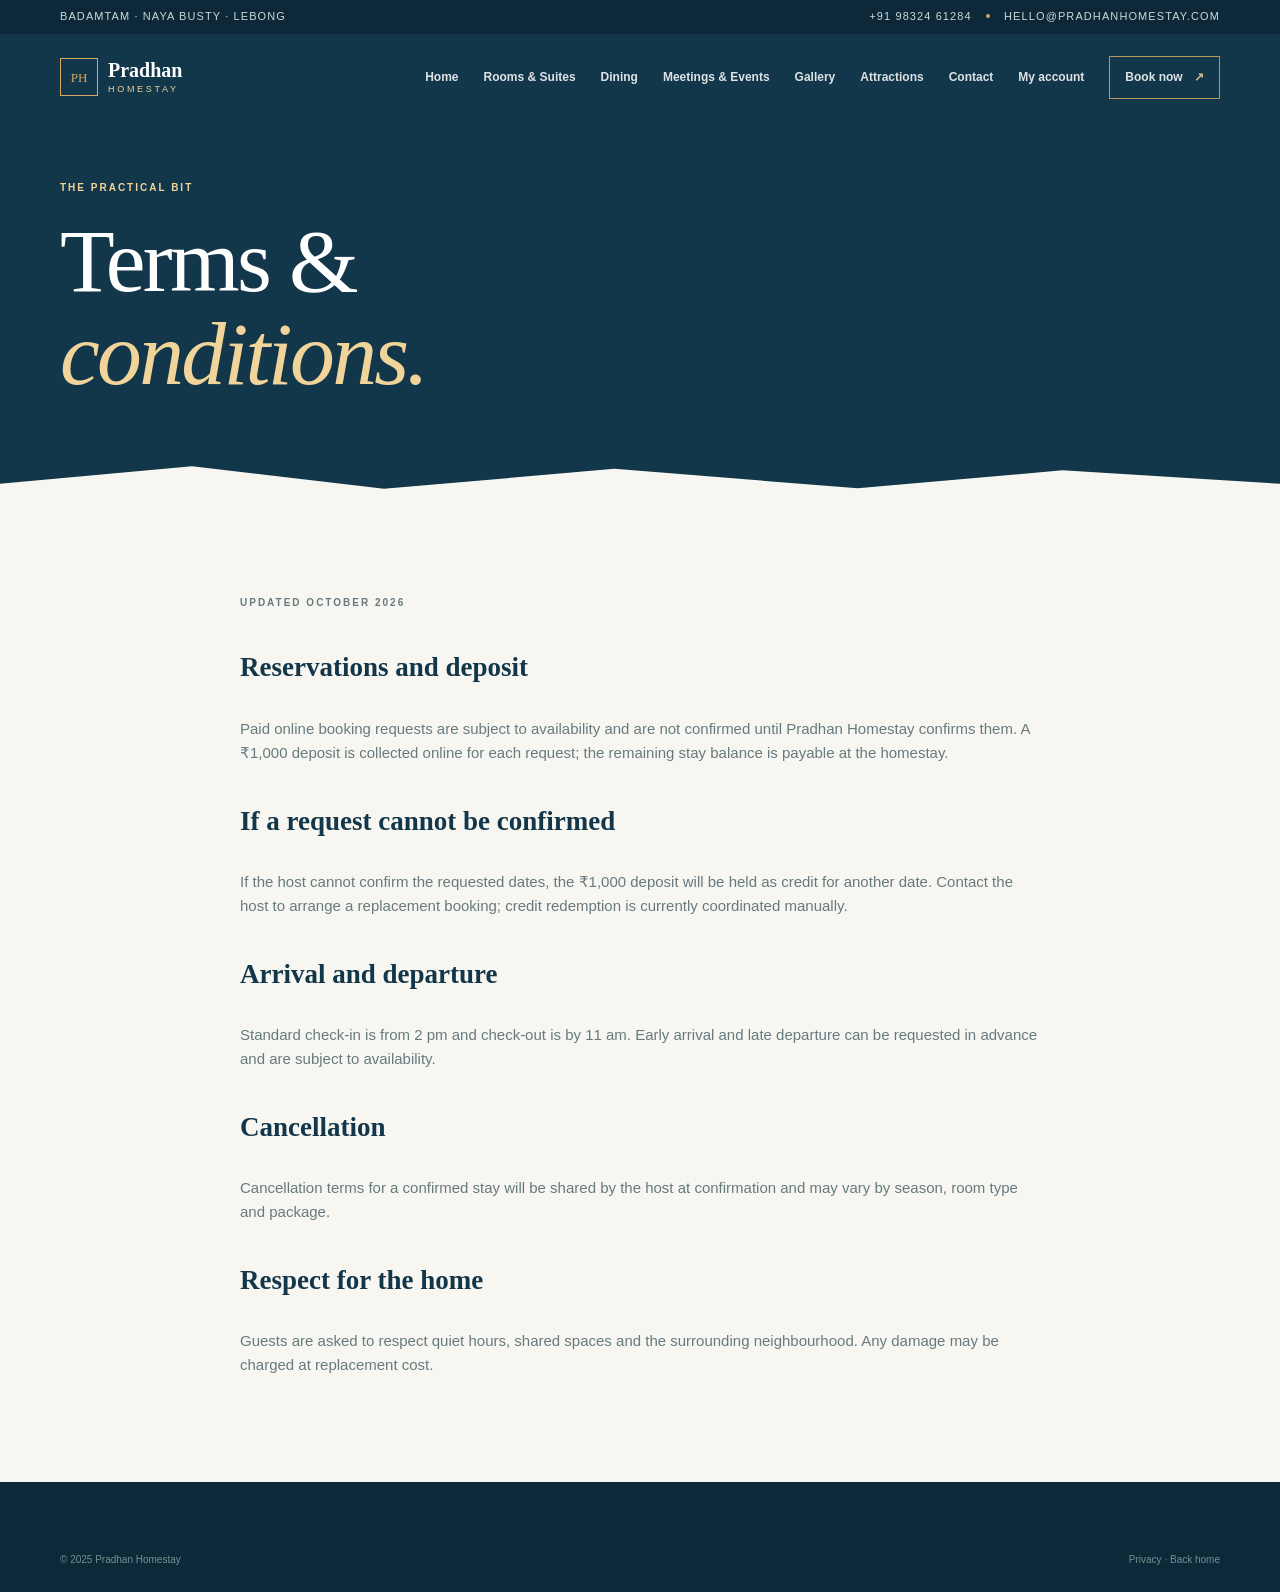
<file: terms.html>
<!doctype html><html lang="en"><head><meta charset="UTF-8"><meta name="viewport" content="width=device-width,initial-scale=1"><title>Terms & Conditions | Pradhan Homestay</title><link rel="stylesheet" href="styles.css"><script defer src="script.js"></script></head><body><header class="site-header" data-header><div class="topbar"><div class="container topbar-inner"><span>Badamtam · Naya Busty · Lebong</span><span>+91 98324 61284 <i></i> hello@pradhanhomestay.com</span></div></div><div class="container nav-wrap"><a class="brand" href="index.html"><span class="brand-mark">PH</span><span><b>Pradhan</b><small>Homestay</small></span></a><button class="menu-toggle" aria-label="Open navigation" aria-expanded="false" data-menu-toggle><span></span><span></span></button><nav class="site-nav" data-nav><a href="index.html">Home</a><a href="rooms.html">Rooms & Suites</a><a href="dining.html">Dining</a><a href="events.html">Meetings & Events</a><a href="gallery.html">Gallery</a><a href="attractions.html">Attractions</a><a href="contact.html">Contact</a><a class="nav-cta" href="index.html#booking">Book now <span>↗</span></a></nav></div></header><main><section class="page-hero"><div class="container"><p class="eyebrow light">The practical bit</p><h1>Terms &<br><em>conditions.</em></h1></div></section><section class="content-section"><div class="container text-page"><p class="eyebrow">Updated October 2026</p><h3>Reservations and deposit</h3><p>Paid online booking requests are subject to availability and are not confirmed until Pradhan Homestay confirms them. A ₹1,000 deposit is collected online for each request; the remaining stay balance is payable at the homestay.</p><h3>If a request cannot be confirmed</h3><p>If the host cannot confirm the requested dates, the ₹1,000 deposit will be held as credit for another date. Contact the host to arrange a replacement booking; credit redemption is currently coordinated manually.</p><h3>Arrival and departure</h3><p>Standard check-in is from 2 pm and check-out is by 11 am. Early arrival and late departure can be requested in advance and are subject to availability.</p><h3>Cancellation</h3><p>Cancellation terms for a confirmed stay will be shared by the host at confirmation and may vary by season, room type and package.</p><h3>Respect for the home</h3><p>Guests are asked to respect quiet hours, shared spaces and the surrounding neighbourhood. Any damage may be charged at replacement cost.</p></div></section></main><footer class="site-footer"><div class="container footer-bottom" style="margin-top:0;border:0;padding-top:0"><span>© 2025 Pradhan Homestay</span><span><a href="privacy.html">Privacy</a> · <a href="index.html">Back home</a></span></div></footer></body></html>
</file>
<file: styles.css>
:root{--ink:#12364a;--ink-deep:#0d2939;--blue:#2e6378;--mist:#e8f0ed;--paper:#f8f6f0;--gold:#d6a75d;--gold-light:#f0d49a;--coral:#d77f64;--line:rgba(18,54,74,.16);--shadow:0 22px 55px rgba(13,41,57,.12);--serif:'Fraunces',Georgia,serif;--sans:'DM Sans',Arial,sans-serif}*{box-sizing:border-box}html{scroll-behavior:smooth}body{margin:0;background:var(--paper);color:var(--ink);font-family:var(--sans);font-size:15px;line-height:1.6}a{color:inherit;text-decoration:none}button,input,select,textarea{font:inherit}button{cursor:pointer}.container{width:min(1160px,calc(100% - 48px));margin:auto}.skip-link{position:absolute;left:-9999px}.skip-link:focus{left:20px;top:20px;background:#fff;padding:10px;z-index:100}.topbar{background:var(--ink-deep);color:#c9d9d8;font-size:11px;letter-spacing:.1em;text-transform:uppercase}.topbar-inner{display:flex;justify-content:space-between;padding:8px 0}.topbar i{display:inline-block;width:4px;height:4px;background:var(--gold);border-radius:50%;margin:0 10px 2px}.site-header{position:absolute;z-index:10;top:0;left:0;right:0;color:#fff}.nav-wrap{display:flex;align-items:center;justify-content:space-between;padding:22px 0}.brand{display:inline-flex;align-items:center;gap:10px;line-height:1}.brand-mark{display:grid;place-items:center;width:38px;height:38px;border:1px solid var(--gold);color:var(--gold);font-family:var(--serif);font-size:13px}.brand b,.brand small{display:block}.brand b{font-family:var(--serif);font-size:20px;font-weight:600}.brand small{color:var(--gold-light);font-size:9px;letter-spacing:.3em;text-transform:uppercase;margin-top:5px}.site-nav{display:flex;align-items:center;gap:25px;font-size:12px;font-weight:600}.site-nav>a{opacity:.86}.site-nav>a:hover,.site-nav>a.active{color:var(--gold-light);opacity:1}.nav-cta{border:1px solid var(--gold);padding:11px 15px!important;color:#fff!important}.nav-cta span{color:var(--gold-light);margin-left:8px}.menu-toggle{display:none;background:none;border:0;color:#fff}.hero{height:730px;min-height:660px;position:relative;overflow:hidden;background:#173d50;color:#fff}.hero-image{position:absolute;inset:0;background-size:cover;background-position:center;opacity:0;transition:opacity 1.2s ease,transform 6s ease}.hero-image.is-active{opacity:1;transform:scale(1.04)}.hero-image-one{background-image:linear-gradient(90deg,rgba(9,34,47,.8),rgba(9,34,47,.18)),url('https://images.unsplash.com/photo-1500534623283-312aade485b7?auto=format&fit=crop&w=1800&q=85')}.hero-image-two{background-image:linear-gradient(90deg,rgba(9,34,47,.8),rgba(9,34,47,.18)),url('https://images.unsplash.com/photo-1464822759023-fed622ff2c3b?auto=format&fit=crop&w=1800&q=85')}.hero-image-three{background-image:linear-gradient(90deg,rgba(9,34,47,.78),rgba(9,34,47,.18)),url('https://images.unsplash.com/photo-1519681393784-d120267933ba?auto=format&fit=crop&w=1800&q=85')}.hero-paper{position:absolute;bottom:-1px;left:0;width:100%;height:100px;clip-path:polygon(0 55%,8% 35%,19% 61%,31% 22%,40% 50%,51% 28%,63% 63%,73% 35%,83% 57%,93% 28%,100% 46%,100% 100%,0 100%)}.hero-paper-back{background:rgba(221,236,231,.7);bottom:-16px}.hero-paper-front{background:var(--paper);height:75px;clip-path:polygon(0 46%,12% 68%,22% 35%,34% 65%,44% 28%,55% 55%,67% 34%,79% 64%,90% 35%,100% 58%,100% 100%,0 100%)}.hero-content{position:relative;padding-top:205px;z-index:2}.eyebrow{margin:0 0 18px;color:var(--blue);font-size:10px;font-weight:700;letter-spacing:.2em;text-transform:uppercase}.eyebrow.light{color:var(--gold-light)}h1,h2,h3,p{margin-top:0}h1,h2{font-family:var(--serif);font-weight:500;letter-spacing:-.03em;line-height:1.04}h1{font-size:clamp(48px,7vw,92px);max-width:760px;margin-bottom:23px}h2{font-size:clamp(38px,5vw,65px);margin-bottom:20px}h1 em,h2 em{color:var(--gold-light);font-style:italic}h2 em{color:var(--coral)}.hero-copy{color:#dbe7e5;max-width:415px;font-size:16px}.button-row{display:flex;align-items:center;gap:26px;margin-top:30px}.button{display:inline-flex;align-items:center;justify-content:center;gap:15px;padding:14px 19px;border:1px solid transparent;font-size:12px;font-weight:700;letter-spacing:.02em;transition:.25s}.button span{font-size:16px}.button-gold{background:var(--gold);color:var(--ink-deep)}.button-gold:hover{background:#f0c879;transform:translateY(-2px)}.button-outline{border-color:var(--ink);color:var(--ink)}.button-outline:hover{background:var(--ink);color:#fff}.text-link{font-size:12px;font-weight:700}.text-link span{color:var(--coral);font-size:18px;margin-left:7px}.text-link.light{color:#fff}.text-link.light span{color:var(--gold-light)}.hero-meta{position:absolute;z-index:2;bottom:35px;left:50%;transform:translateX(-50%);display:flex;justify-content:space-between;color:#dce9e6;font-size:11px;letter-spacing:.12em}.hero-meta i{width:70px;height:1px;background:var(--gold);display:inline-block;margin:0 12px 3px}.hero-meta button{background:none;border:0;color:#fff;font-size:11px;letter-spacing:.12em;text-transform:uppercase}.hero-meta button span{color:var(--gold);font-size:18px;margin-left:10px}.section-pad{padding:105px 0}.intro{background:var(--paper)}.intro-grid,.split-grid,.booking-grid,.trust-grid{display:grid;grid-template-columns:1fr 1fr;gap:80px;align-items:center}.intro-copy{max-width:490px}.lead{font-family:var(--serif);font-size:24px;line-height:1.35}.intro-copy>p:not(.lead){color:#59717a}.intro-copy .text-link{display:inline-block;margin-top:12px}.feature-band{background:var(--mist)}.section-heading{display:flex;justify-content:space-between;align-items:end;margin-bottom:46px}.section-note{max-width:190px;color:#658087;font-size:13px;margin:0}.feature-grid{display:grid;grid-template-columns:repeat(3,1fr);gap:18px}.feature-card{background:#fff;padding:30px;min-height:320px;position:relative;border:1px solid rgba(18,54,74,.08)}.feature-card-dark{background:var(--ink);color:#fff}.feature-number{position:absolute;right:24px;top:23px;color:var(--coral);font-size:11px;font-weight:700}.feature-icon{color:var(--gold);font-size:33px;margin-bottom:40px}.feature-card h3{font-family:var(--serif);font-size:24px;line-height:1.15;font-weight:600;max-width:190px}.feature-card p{color:#6c8085;font-size:13px;max-width:240px}.feature-card-dark p{color:#b8cdca}.feature-card a{position:absolute;bottom:28px;font-size:11px;font-weight:700}.feature-card a:hover{color:var(--coral)}.split-grid{gap:0}.story-image{height:540px;margin-right:0;position:relative;background:url('https://images.unsplash.com/photo-1464278533981-50106e6176b1?auto=format&fit=crop&w=1000&q=85') center/cover}.story-image:after{content:'';position:absolute;inset:20px -20px -20px 20px;border:1px solid var(--gold);z-index:-1}.story-content{padding:40px 0 40px 100px}.story-content h2{max-width:480px}.story-content>p:not(.eyebrow){color:#60777c;max-width:410px}.distance-list{display:flex;gap:28px;margin:35px 0}.distance-list div{display:flex;flex-direction:column}.distance-list strong{font-family:var(--serif);font-size:25px;color:var(--ink)}.distance-list span{font-size:10px;text-transform:uppercase;letter-spacing:.07em;color:#71878b;max-width:80px}.stay-section{background:#fff}.room-preview-grid{display:grid;grid-template-columns:1fr 1fr;gap:20px}.room-photo{height:390px;background-size:cover;background-position:center;position:relative}.room-photo-one{background-image:linear-gradient(0deg,rgba(13,41,57,.55),transparent 50%),url('https://images.unsplash.com/photo-1600607687920-4e2a09cf159d?auto=format&fit=crop&w=1000&q=85')}.room-photo-two{background-image:linear-gradient(0deg,rgba(13,41,57,.55),transparent 50%),url('https://images.unsplash.com/photo-1618221195710-dd6b41faaea6?auto=format&fit=crop&w=1000&q=85')}.room-photo span{position:absolute;bottom:20px;left:20px;color:#fff;font-size:11px}.room-info{display:flex;justify-content:space-between;padding:18px 0}.room-info h3{font-family:var(--serif);font-size:24px;margin:0}.room-info p{margin:3px 0 0;color:#73878b;font-size:12px}.room-info>span{color:var(--coral);font-weight:700}.attractions-strip{background:var(--mist)}.attraction-row{display:grid;grid-template-columns:repeat(3,1fr);gap:20px}.attraction-image{height:220px;background:center/cover}.attraction-one{background-image:url('https://images.unsplash.com/photo-1524498250077-390f9e378fc0?auto=format&fit=crop&w=700&q=85')}.attraction-two{background-image:url('https://images.unsplash.com/photo-1548013146-72479768bada?auto=format&fit=crop&w=700&q=85')}.attraction-three{background-image:url('https://images.unsplash.com/photo-1533050487297-09b450131914?auto=format&fit=crop&w=700&q=85')}.attraction-row article>div:last-child{padding:16px 0}.attraction-row span{color:var(--coral);font-size:10px;font-weight:700;text-transform:uppercase;letter-spacing:.1em}.attraction-row h3{font-family:var(--serif);font-size:23px;margin:5px 0}.booking-section{background:var(--ink);color:#fff}.booking-grid{align-items:start}.booking-grid h2{font-size:58px}.booking-grid>div>p:not(.eyebrow){color:#b9ceca;max-width:280px}.booking-form{background:#e8f0ed;color:var(--ink);padding:36px}.form-row{display:grid;grid-template-columns:1fr 1fr;gap:17px}.booking-form label{display:block;font-size:10px;font-weight:700;text-transform:uppercase;letter-spacing:.08em;margin-bottom:18px}.booking-form input,.booking-form select{display:block;width:100%;margin-top:7px;border:0;border-bottom:1px solid #9db2b1;background:transparent;padding:9px 0;color:var(--ink);outline:none}.booking-form .button{margin-top:8px;width:100%;border:0}.form-message{font-size:12px;color:var(--blue);margin:15px 0 0}.trust-section{background:var(--paper)}blockquote{margin:0;font-family:var(--serif);font-size:26px;line-height:1.35;max-width:490px}cite{display:block;font:12px var(--sans);font-style:normal;color:#718388;margin-top:20px}.trust-badges{display:flex;gap:35px}.trust-badges span{font-family:var(--serif);font-size:28px;color:var(--gold)}.trust-badges small{display:block;font:10px var(--sans);color:#718388;letter-spacing:.08em;text-transform:uppercase;margin-top:5px}.site-footer{background:var(--ink-deep);color:#d3e0dd;padding:70px 0 24px}.footer-grid{display:grid;grid-template-columns:1.4fr .8fr .8fr 1.2fr;gap:55px}.footer-brand{margin-bottom:18px}.footer-grid>div>p:not(.footer-label){color:#8ca7a8;font-size:13px}.socials{display:flex;gap:8px}.socials a{display:grid;place-items:center;width:30px;height:30px;border:1px solid #4a6970;font-size:11px}.footer-label{color:var(--gold-light);font-size:10px;text-transform:uppercase;letter-spacing:.15em}.footer-grid>div>a:not(.brand){display:block;color:#a8c0bd;font-size:12px;margin:10px 0}.footer-grid>div>a:hover{color:#fff}.footer-small{font-size:12px!important}.newsletter{display:flex;border-bottom:1px solid #648080;margin-top:19px}.newsletter input{width:100%;padding:10px 0;background:none;border:0;color:#fff;outline:0;font-size:12px}.newsletter button{color:var(--gold);background:none;border:0;font-size:20px}.footer-bottom{border-top:1px solid #2c4b55;margin-top:55px;padding-top:20px;display:flex;justify-content:space-between;color:#749093;font-size:10px}.footer-bottom a:hover{color:#fff}.footer-bottom b{color:var(--gold)}.whatsapp{position:fixed;right:22px;bottom:22px;z-index:20;width:48px;height:48px;border-radius:50%;display:grid;place-items:center;background:#268b71;color:#fff;box-shadow:0 8px 25px #12364a55;font-size:12px;font-weight:700}.page-hero{background:var(--ink);color:#fff;padding:180px 0 105px;position:relative;overflow:hidden}.page-hero:after{content:'';position:absolute;bottom:-1px;left:0;width:100%;height:50px;background:var(--paper);clip-path:polygon(0 55%,15% 20%,30% 65%,48% 25%,67% 64%,83% 28%,100% 55%,100% 100%,0 100%)}.page-hero h1{max-width:720px;margin-bottom:0}.page-hero h1 em{color:var(--gold-light)}.page-hero p:not(.eyebrow){max-width:480px;color:#bdd0cd}.content-section{padding:90px 0}.page-intro{max-width:720px;margin-bottom:55px}.page-intro h2{font-size:50px}.page-intro p{color:#647c82}.table-wrap{overflow-x:auto}.feature-table{width:100%;border-collapse:collapse;background:#fff}.feature-table th,.feature-table td{text-align:left;padding:18px 20px;border-bottom:1px solid var(--line);font-size:13px}.feature-table th{font-size:10px;text-transform:uppercase;letter-spacing:.1em;color:var(--blue);background:var(--mist)}.feature-table tr:last-child td{border:0}.room-detail{display:grid;grid-template-columns:.8fr 1.2fr;gap:55px;align-items:start;padding:35px 0 65px;border-top:1px solid var(--line)}.room-detail-image{height:310px;background:center/cover}.room-detail-image.superior{background-image:url('https://images.unsplash.com/photo-1611892440504-42a792e24d32?auto=format&fit=crop&w=900&q=85')}.room-detail-image.deluxe{background-image:url('https://images.unsplash.com/photo-1590490360182-c33d57733427?auto=format&fit=crop&w=900&q=85')}.room-detail-image.premium{background-image:url('https://images.unsplash.com/photo-1566665797739-1674de7a421a?auto=format&fit=crop&w=900&q=85')}.room-detail-image.suite{background-image:url('https://images.unsplash.com/photo-1582719478250-c89cae4dc85b?auto=format&fit=crop&w=900&q=85')}.room-detail h3{font-family:var(--serif);font-size:34px;margin:0 0 6px}.room-detail p{color:#6e8185}.pill-list{display:flex;flex-wrap:wrap;gap:8px;margin:20px 0}.pill{border:1px solid var(--line);padding:7px 11px;color:var(--blue);font-size:11px}.gallery-grid{display:grid;grid-template-columns:repeat(4,1fr);gap:14px}.gallery-grid figure{margin:0;height:255px;overflow:hidden;position:relative;background:#dfe9e4}.gallery-grid figure:nth-child(3n+1){height:320px}.gallery-grid img{width:100%;height:100%;object-fit:cover;transition:transform .5s}.gallery-grid figure:hover img{transform:scale(1.05)}.gallery-grid figcaption{position:absolute;left:14px;bottom:12px;color:#fff;font-size:11px;text-shadow:0 1px 7px #000}.lightbox{position:fixed;inset:0;background:#092431ee;z-index:50;display:none;place-items:center;padding:30px}.lightbox.open{display:grid}.lightbox img{max-height:85vh;max-width:90vw}.lightbox button{position:absolute;right:25px;top:20px;color:#fff;background:none;border:0;font-size:30px}.service-grid,.offer-grid{display:grid;grid-template-columns:repeat(3,1fr);gap:18px}.service-card,.offer-card{background:#fff;padding:28px;border:1px solid var(--line)}.service-card .feature-icon{margin-bottom:15px}.service-card h3,.offer-card h3{font-family:var(--serif);font-size:24px}.service-card p,.offer-card p{color:#6a8085;font-size:13px}.contact-grid{display:grid;grid-template-columns:.8fr 1.2fr;gap:70px}.contact-detail{display:flex;gap:18px;padding:20px 0;border-top:1px solid var(--line)}.contact-detail strong{font-family:var(--serif);font-size:20px;font-weight:500}.contact-detail span{display:block;color:#71878b;font-size:12px}.contact-form{background:var(--mist);padding:35px}.contact-form .form-row{margin-bottom:12px}.contact-form textarea{width:100%;min-height:110px;border:0;border-bottom:1px solid #9db2b1;background:transparent;resize:vertical;margin:7px 0 18px;outline:0}.map{width:100%;height:300px;border:0;filter:saturate(.8)}.text-page{max-width:800px}.text-page h3{font-family:var(--serif);font-size:27px;margin-top:35px}.text-page p,.text-page li{color:#657b80}.text-page ul{padding-left:20px}@media(max-width:900px){.site-nav{gap:13px}.site-nav>a{font-size:11px}.story-content{padding-left:55px}.footer-grid{gap:25px}.intro-grid,.trust-grid{gap:40px}}@media(max-width:720px){.container{width:min(100% - 36px,560px)}.topbar{display:none}.nav-wrap{padding:18px 0}.menu-toggle{display:block}.menu-toggle span{display:block;width:25px;height:2px;background:#fff;margin:6px}.site-nav{position:absolute;top:73px;left:18px;right:18px;display:none;flex-direction:column;align-items:stretch;gap:0;background:var(--ink-deep);padding:12px 20px;box-shadow:var(--shadow)}.site-nav.open{display:flex}.site-nav>a{padding:11px 0}.nav-cta{text-align:center;margin:8px 0}.hero{height:690px}.hero-content{padding-top:155px}.hero-meta{bottom:20px}.section-pad{padding:72px 0}.intro-grid,.split-grid,.booking-grid,.trust-grid,.contact-grid{grid-template-columns:1fr;gap:30px}.feature-grid,.attraction-row,.service-grid,.offer-grid{grid-template-columns:1fr}.section-heading{align-items:start;gap:20px;flex-direction:column;margin-bottom:30px}.story-image{height:350px}.story-content{padding:20px 0}.distance-list{gap:16px}.room-preview-grid{grid-template-columns:1fr}.room-photo{height:300px}.booking-grid h2{font-size:48px}.booking-form{padding:24px 20px}.trust-badges{justify-content:space-between}.footer-grid{grid-template-columns:1fr 1fr;gap:32px}.footer-grid>div:first-child,.footer-grid>div:last-child{grid-column:span 2}.footer-bottom{gap:12px;flex-wrap:wrap}.page-hero{padding:140px 0 85px}.page-hero h1{font-size:54px}.content-section{padding:65px 0}.page-intro h2{font-size:39px}.room-detail{grid-template-columns:1fr;gap:25px;padding-bottom:45px}.room-detail-image{height:250px}.gallery-grid{grid-template-columns:1fr 1fr}.gallery-grid figure,.gallery-grid figure:nth-child(3n+1){height:190px}.contact-form .form-row{grid-template-columns:1fr}.hero-paper{height:70px}}
</file>
<file: auth.css>
.auth-page .site-header {
  position: relative;
  background: var(--ink-deep);
}

[hidden] {
  display: none !important;
}

.auth-home-link {
  font-size: 12px;
  font-weight: 600;
}

.auth-home-link span {
  color: var(--gold-light);
  margin-left: 7px;
}

.auth-main {
  display: grid;
  min-height: calc(100vh - 130px);
  place-items: center;
  padding: 64px 24px;
  background:
    linear-gradient(135deg, rgba(232, 240, 237, .9), rgba(248, 246, 240, .97)),
    url('https://images.unsplash.com/photo-1464822759023-fed622ff2c3b?auto=format&fit=crop&w=1600&q=80') center/cover;
}

.auth-card {
  width: min(100%, 480px);
  padding: clamp(30px, 7vw, 58px);
  background: #fff;
  box-shadow: var(--shadow);
}

.auth-card h1 {
  margin-bottom: 18px;
  font-size: clamp(42px, 8vw, 62px);
}

.auth-card h1 em {
  color: var(--coral);
}

.auth-intro {
  max-width: 340px;
  color: #60777c;
  font-size: 14px;
}

.auth-form {
  display: grid;
  gap: 17px;
  margin-top: 28px;
}

.auth-form label {
  display: grid;
  gap: 7px;
  color: var(--ink);
  font-size: 12px;
  font-weight: 700;
}

.auth-form input {
  width: 100%;
  min-height: 48px;
  padding: 11px 13px;
  border: 1px solid var(--line);
  border-radius: 0;
  background: var(--paper);
  color: var(--ink);
}

.auth-form input:focus {
  outline: 2px solid var(--blue);
  outline-offset: 1px;
}

.auth-form .button {
  justify-self: start;
  min-height: 48px;
  margin-top: 4px;
}

.auth-form .form-message {
  min-height: 1.6em;
  margin: 0;
  color: var(--coral);
  font-size: 13px;
}

.auth-switch {
  margin: 22px 0 0;
  color: #60777c;
  font-size: 13px;
}

.auth-switch a {
  color: var(--blue);
  font-weight: 700;
  text-decoration: underline;
  text-underline-offset: 3px;
}

.auth-footer {
  display: flex;
  justify-content: center;
  gap: 12px;
  padding: 18px;
  color: #60777c;
  font-size: 11px;
}

.booking-payment-note {
  margin: 4px 0 16px;
  color: #dbe7e5;
  font-size: 12px;
}

.booking-form .form-message {
  color: #f0d49a;
  font-size: 13px;
}

.booking-form button:disabled,
.auth-form button:disabled {
  cursor: wait;
  opacity: .7;
}

.account-main {
  min-height: 60vh;
  padding: 80px 0;
}

.account-heading {
  display: flex;
  flex-wrap: wrap;
  justify-content: space-between;
  align-items: end;
  gap: 20px;
  margin-bottom: 38px;
}

.account-heading h1 {
  margin: 0;
  font-size: clamp(40px, 6vw, 64px);
}

.account-heading h1 em {
  color: var(--coral);
}

.account-list {
  display: grid;
  gap: 14px;
}

.account-booking {
  display: grid;
  grid-template-columns: 1fr auto;
  gap: 12px;
  padding: 22px;
  border: 1px solid var(--line);
  background: #fff;
}

.account-booking h2 {
  margin: 0 0 7px;
  font-family: var(--serif);
  font-size: 23px;
}

.account-booking p {
  margin: 0;
  color: #60777c;
  font-size: 13px;
}

.account-booking-status {
  align-self: center;
  color: var(--blue);
  font-size: 11px;
  font-weight: 700;
  text-align: right;
}

.account-message {
  color: #60777c;
}

@media (max-width: 600px) {
  .auth-main {
    min-height: calc(100vh - 110px);
    padding: 40px 18px;
  }

  .account-main {
    padding: 56px 0;
  }

  .account-booking {
    grid-template-columns: 1fr;
  }

  .account-booking-status {
    text-align: left;
  }
}
</file>
